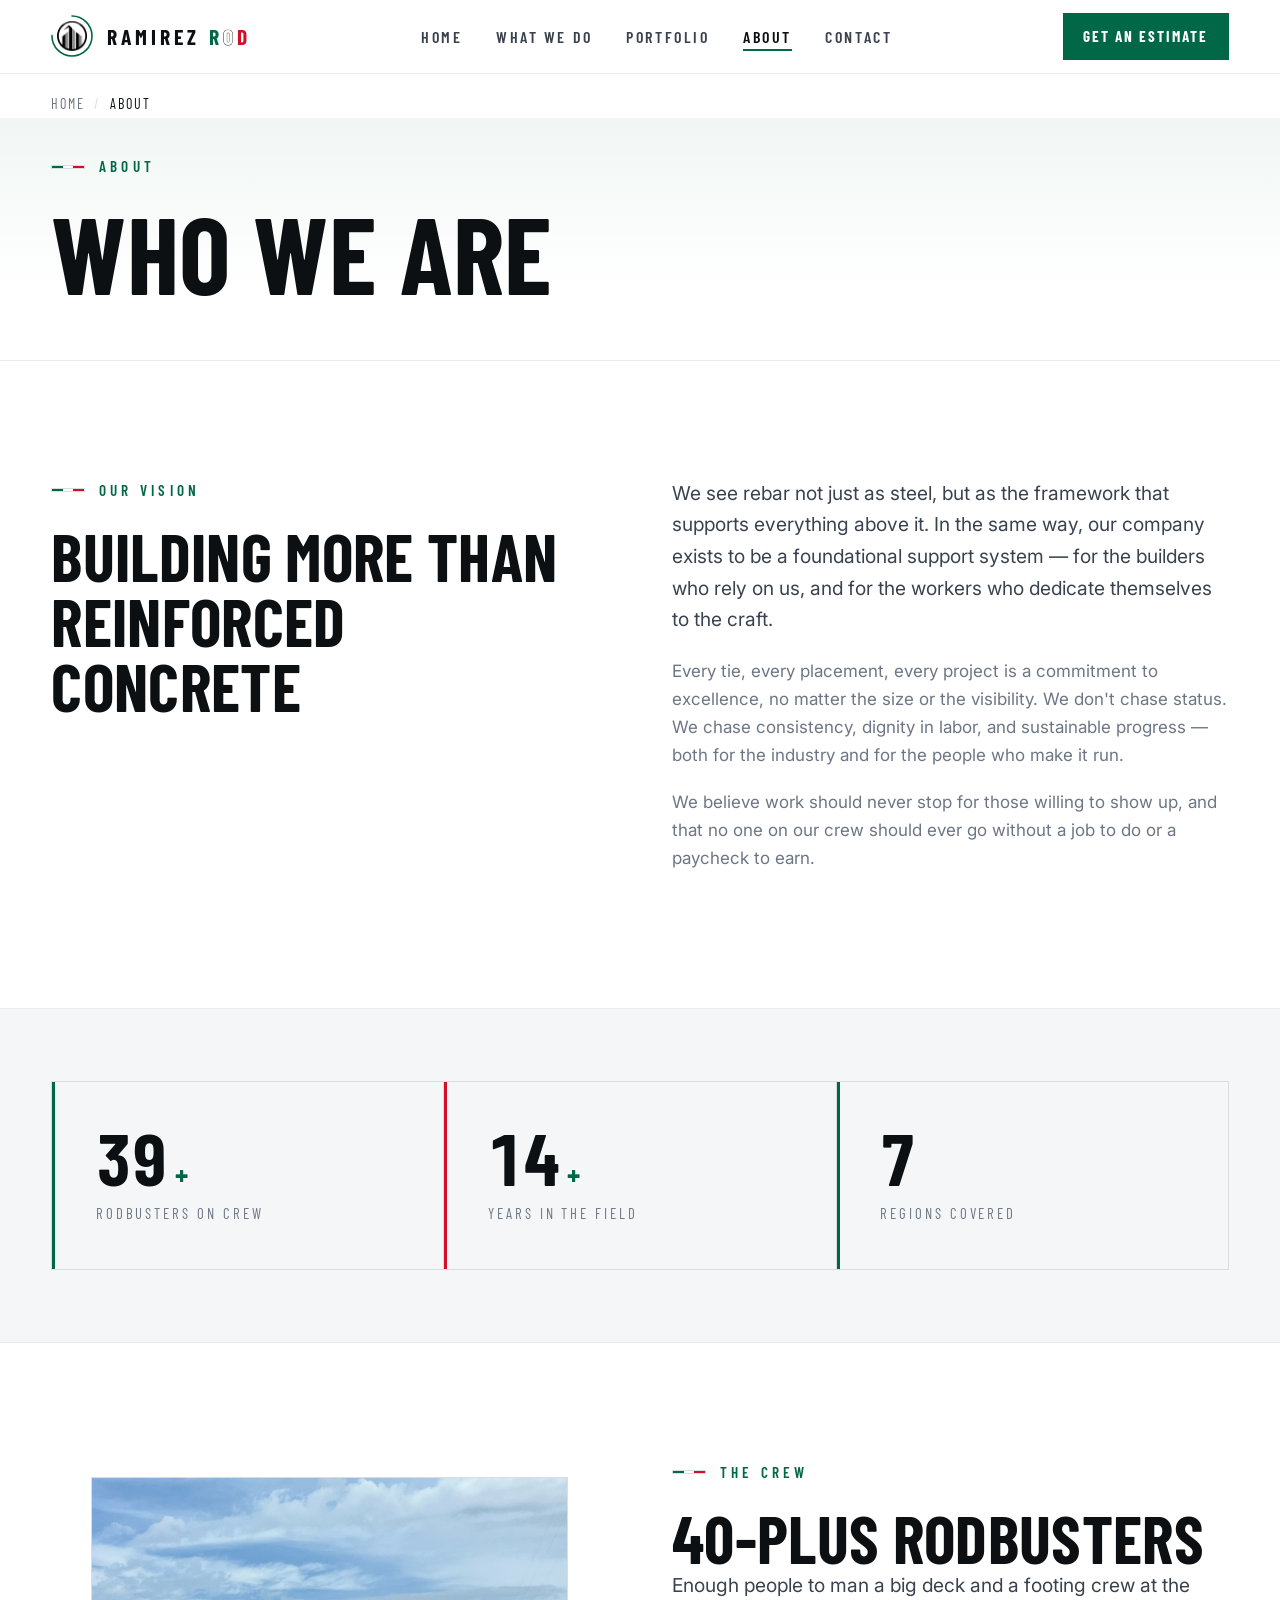
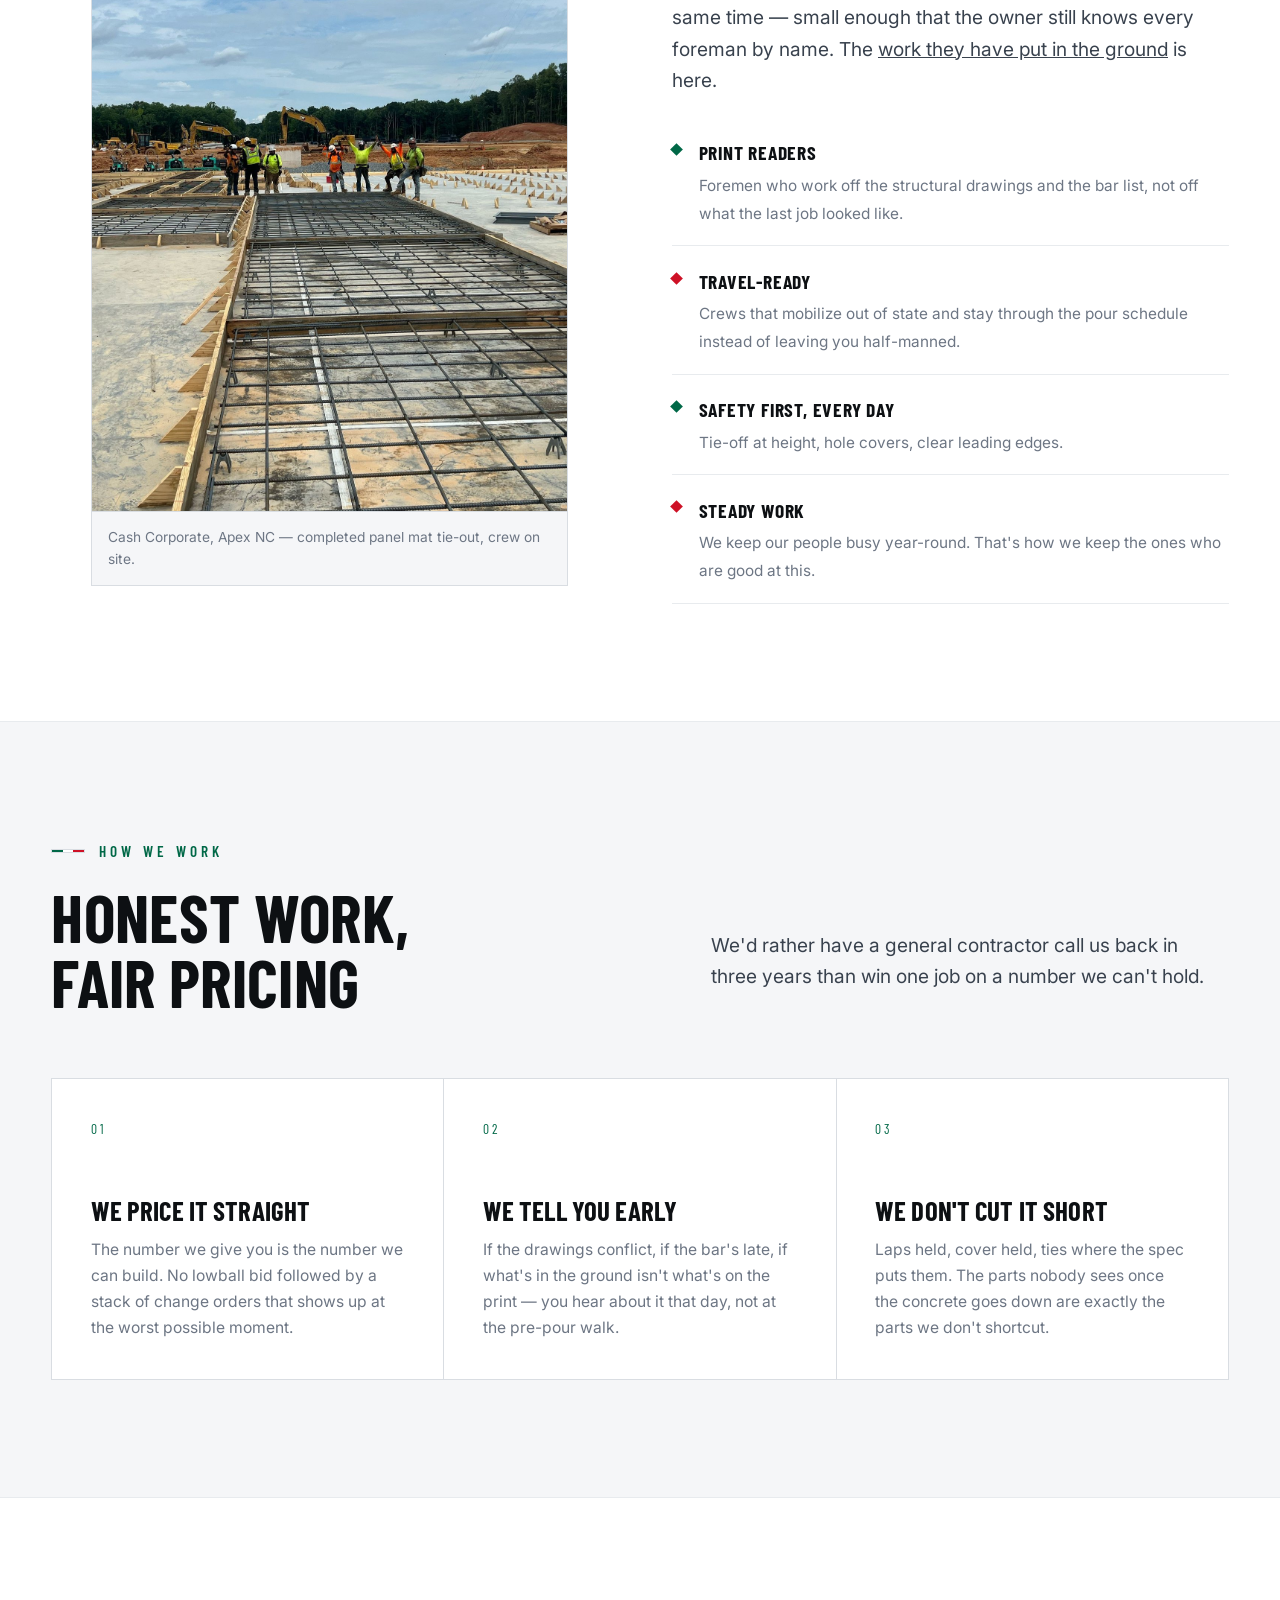
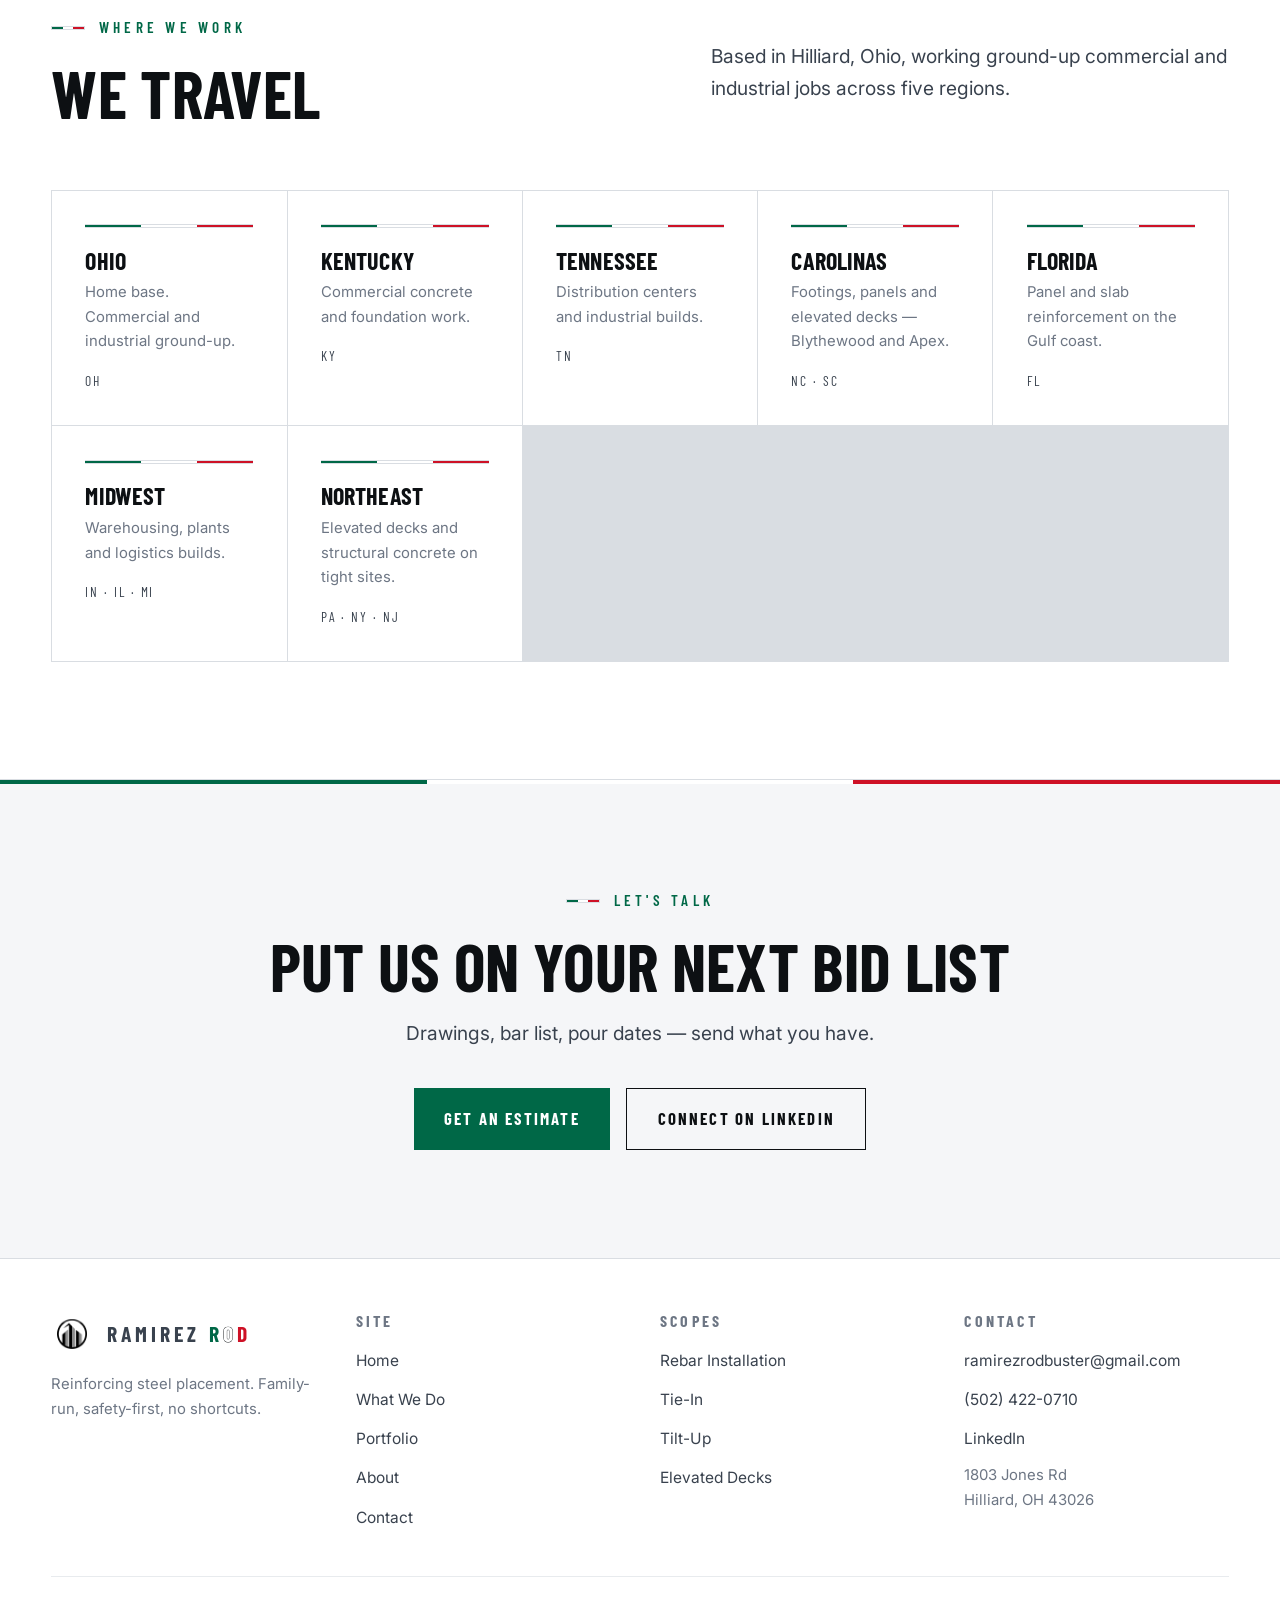
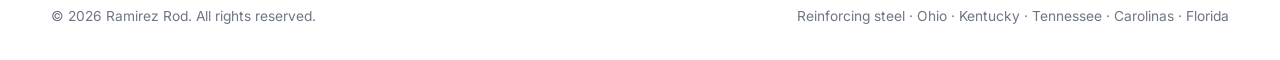
<file: about.html>
<!DOCTYPE html>
<html lang="en">
<head>
<meta charset="utf-8">
<meta name="viewport" content="width=device-width, initial-scale=1">
<title>About — Ramirez Rod</title>
<meta name="description" content="Family-run reinforcing steel contractor with a crew of 40+ rodbusters working ground-up commercial and industrial jobs across Ohio, Kentucky, Tennessee, the Carolinas and Florida.">
<link rel="canonical" href="https://www.ramirezrodbuster.com/about.html">
<meta property="og:type" content="website">
<meta property="og:site_name" content="Ramirez Rod">
<meta property="og:url" content="https://www.ramirezrodbuster.com/about.html">
<meta property="og:title" content="About — Ramirez Rod">
<meta property="og:description" content="Family-run reinforcing steel contractor with a crew of 40+ rodbusters working ground-up commercial and industrial jobs across Ohio, Kentucky, Tennessee, the Carolinas and Florida.">
<meta property="og:image" content="https://www.ramirezrodbuster.com/assets/img/og-image.jpg">
<meta property="og:image:width" content="1200">
<meta property="og:image:height" content="630">
<meta name="twitter:card" content="summary_large_image">
<meta name="twitter:title" content="About — Ramirez Rod">
<meta name="twitter:description" content="Family-run reinforcing steel contractor with a crew of 40+ rodbusters working ground-up commercial and industrial jobs across Ohio, Kentucky, Tennessee, the Carolinas and Florida.">
<meta name="twitter:image" content="https://www.ramirezrodbuster.com/assets/img/og-image.jpg">
<meta name="theme-color" content="#006847">
<script type="application/ld+json">
{
  "@context": "https://schema.org",
  "@type": "BreadcrumbList",
  "itemListElement": [
    {
      "@type": "ListItem",
      "position": 1,
      "name": "Home",
      "item": "https://www.ramirezrodbuster.com/"
    },
    {
      "@type": "ListItem",
      "position": 2,
      "name": "About",
      "item": "https://www.ramirezrodbuster.com/about.html"
    }
  ]
}
</script>
<link rel="icon" href="assets/img/favicon.png" type="image/png">
<link rel="preconnect" href="https://fonts.googleapis.com">
<link rel="preconnect" href="https://fonts.gstatic.com" crossorigin>
<link href="https://fonts.googleapis.com/css2?family=Barlow+Condensed:wght@500;600;700&family=Inter:wght@400;500;600&display=swap" rel="stylesheet">
<link rel="stylesheet" href="assets/css/main.css?v=8">
</head>
<body>

<header class="nav">
  <div class="nav__inner">
    <a class="brand" href="index.html" aria-label="Ramirez Rod — home">
      <span class="brand__mark">
        <svg class="brand__ring" viewBox="0 0 42 42" aria-hidden="true"><circle cx="21" cy="21" r="20"/></svg>
        <img src="assets/img/mark-dark.png" alt="">
      </span>
      <span class="brand__word"><span>R</span><span>A</span><span>M</span><span>I</span><span>R</span><span>E</span><span>Z</span><span>&nbsp;</span><span class="mx-g">R</span><span class="mx-w">O</span><span class="mx-r">D</span></span>
    </a>
    <nav>
      <ul class="nav__links">
        <li><a href="index.html">Home</a></li>
        <li><a href="services.html">What We Do</a></li>
        <li><a href="portfolio.html">Portfolio</a></li>
        <li><a href="about.html" aria-current="page">About</a></li>
        <li><a href="contact.html">Contact</a></li>
      </ul>
    </nav>
    <a class="btn nav__cta" href="contact.html#estimate"><span>Get an Estimate</span></a>
    <button class="nav__burger" aria-label="Menu" aria-expanded="false"><i></i></button>
  </div>
</header>

<main>

<nav class="crumbs" aria-label="Breadcrumb">
  <div class="shell">
    <ol>
      <li><a href="index.html">Home</a></li>
      <li aria-current="page">About</li>
    </ol>
  </div>
</nav>

<section class="page-head">
  <div class="shell page-head__inner">
    <p class="eyebrow" data-reveal>About</p>
    <h1 data-reveal style="--d:80ms">Who&nbsp;we&nbsp;are</h1>
  </div>
</section>

<!-- ------------------------------------------------------------ vision -->
<section class="section">
  <div class="shell split">
    <div>
      <p class="eyebrow" data-reveal>Our vision</p>
      <h2 data-reveal style="--d:60ms">Building more than reinforced concrete</h2>
    </div>
    <div data-reveal style="--d:120ms">
      <p class="lede">
        We see rebar not just as steel, but as the framework that supports
        everything above it. In the same way, our company exists to be a
        foundational support system — for the builders who rely on us, and for
        the workers who dedicate themselves to the craft.
      </p>
      <p class="muted">
        Every tie, every placement, every project is a commitment to excellence,
        no matter the size or the visibility. We don't chase status. We chase
        consistency, dignity in labor, and sustainable progress — both for the
        industry and for the people who make it run.
      </p>
      <p class="muted">
        We believe work should never stop for those willing to show up, and that
        no one on our crew should ever go without a job to do or a paycheck to
        earn.
      </p>
    </div>
  </div>
</section>

<!-- ------------------------------------------------------------- stats -->
<section class="section section--tight section--panel">
  <div class="shell">
    <div class="stats">
      <!-- EDIT: crew size -->
      <div class="stat">
        <div class="stat__n"><span data-count="40">0</span><small>+</small></div>
        <div class="stat__l">Rodbusters on crew</div>
      </div>
      <!-- EDIT: years of experience — placeholder, set to your real number -->
      <div class="stat">
        <div class="stat__n"><span data-count="15">0</span><small>+</small></div>
        <div class="stat__l">Years in the field</div>
      </div>
      <div class="stat">
        <div class="stat__n"><span data-count="7">0</span></div>
        <div class="stat__l">Regions covered</div>
      </div>
    </div>
  </div>
</section>

<!-- -------------------------------------------------------------- crew -->
<section class="section">
  <div class="shell split">
    <figure class="figure" data-reveal>
      <img src="assets/img/projects/cash-panel-tieout.jpg" alt="Ramirez Rod crew on site at a completed tilt-up panel mat tie-out, Cash Corporate, Apex NC" loading="lazy">
      <figcaption>Cash Corporate, Apex NC &#8212; completed panel mat tie-out, crew on site.</figcaption>
    </figure>
    <div>
      <p class="eyebrow" data-reveal style="--d:60ms">The crew</p>
      <h2 data-reveal style="--d:120ms">40-plus rodbusters</h2>
      <p class="lede" data-reveal style="--d:180ms">
        Enough people to man a big deck and a footing crew at the same time —
        small enough that the owner still knows every foreman by name. The <a href="portfolio.html">work they have put in the ground</a> is here.
      </p>
      <ul class="rule-list" data-reveal style="--d:240ms">
        <li><div><strong>Print readers</strong><span>Foremen who work off the structural drawings and the bar list, not off what the last job looked like.</span></div></li>
        <li><div><strong>Travel-ready</strong><span>Crews that mobilize out of state and stay through the pour schedule instead of leaving you half-manned.</span></div></li>
        <li><div><strong>Safety first, every day</strong><span>Tie-off at height, hole covers, clear leading edges.</span></div></li>
        <li><div><strong>Steady work</strong><span>We keep our people busy year-round. That's how we keep the ones who are good at this.</span></div></li>
      </ul>
    </div>
  </div>
</section>

<!-- ------------------------------------------------------------ values -->
<section class="section section--panel">
  <div class="shell">
    <div class="section__head">
      <div>
        <p class="eyebrow" data-reveal>How we work</p>
        <h2 data-reveal style="--d:80ms">Honest work,<br>fair pricing</h2>
      </div>
      <p class="lede" data-reveal style="--d:160ms">
        We'd rather have a general contractor call us back in three years than win
        one job on a number we can't hold.
      </p>
    </div>

    <div class="svc svc--3">
      <article class="svc__item" data-reveal>
        <div class="svc__num">01</div>
        <h3>We price it straight</h3>
        <p>The number we give you is the number we can build. No lowball bid followed by a stack of change orders that shows up at the worst possible moment.</p>
      </article>
      <article class="svc__item" data-reveal style="--d:80ms">
        <div class="svc__num">02</div>
        <h3>We tell you early</h3>
        <p>If the drawings conflict, if the bar's late, if what's in the ground isn't what's on the print — you hear about it that day, not at the pre-pour walk.</p>
      </article>
      <article class="svc__item" data-reveal style="--d:160ms">
        <div class="svc__num">03</div>
        <h3>We don't cut it short</h3>
        <p>Laps held, cover held, ties where the spec puts them. The parts nobody sees once the concrete goes down are exactly the parts we don't shortcut.</p>
      </article>
    </div>
  </div>
</section>

<!-- ---------------------------------------------------------- coverage -->
<section class="section">
  <div class="shell">
    <div class="section__head">
      <div>
        <p class="eyebrow" data-reveal>Where we work</p>
        <h2 data-reveal style="--d:80ms">We travel</h2>
      </div>
      <p class="lede" data-reveal style="--d:160ms">
        Based in Hilliard, Ohio, working ground-up commercial and
        industrial jobs across five regions.
      </p>
    </div>
    <div class="cover__grid">
      <div class="region"><div class="region__bar"><i></i></div><h3>Ohio</h3><p>Home base. Commercial and industrial ground-up.</p><div class="region__states">OH</div></div>
      <div class="region" style="--d:80ms"><div class="region__bar"><i></i></div><h3>Kentucky</h3><p>Commercial concrete and foundation work.</p><div class="region__states">KY</div></div>
      <div class="region" style="--d:160ms"><div class="region__bar"><i></i></div><h3>Tennessee</h3><p>Distribution centers and industrial builds.</p><div class="region__states">TN</div></div>
      <div class="region" style="--d:240ms"><div class="region__bar"><i></i></div><h3>Carolinas</h3><p>Footings, panels and elevated decks &#8212; Blythewood and Apex.</p><div class="region__states">NC &middot; SC</div></div>
      <div class="region" style="--d:320ms"><div class="region__bar"><i></i></div><h3>Florida</h3><p>Panel and slab reinforcement on the Gulf coast.</p><div class="region__states">FL</div></div>
      <div class="region" style="--d:400ms"><div class="region__bar"><i></i></div><h3>Midwest</h3><p>Warehousing, plants and logistics builds.</p><div class="region__states">IN &middot; IL &middot; MI</div></div>
      <div class="region" style="--d:480ms"><div class="region__bar"><i></i></div><h3>Northeast</h3><p>Elevated decks and structural concrete on tight sites.</p><div class="region__states">PA &middot; NY &middot; NJ</div></div>
    </div>
  </div>
</section>

<section class="cta">
  <div class="shell cta__inner">
    <p class="eyebrow" style="justify-content:center" data-reveal>Let's talk</p>
    <h2 data-reveal style="--d:80ms">Put us on your next bid list</h2>
    <p class="lede" data-reveal style="--d:160ms">Drawings, bar list, pour dates — send what you have.</p>
    <div class="cta__actions" data-reveal style="--d:240ms">
      <a class="btn" href="contact.html#estimate"><span>Get an Estimate</span></a>
      <a class="btn btn--ghost" href="https://www.linkedin.com/company/ramirez-rod-buster" target="_blank" rel="noopener"><span>Connect on LinkedIn</span></a>
    </div>
  </div>
</section>

</main>


<!-- sticky action bar, phones only -->
<div class="mobile-cta" role="region" aria-label="Quick contact">
  <a href="tel:+15024220710" data-track="call" data-loc="sticky">
    <svg viewBox="0 0 24 24" aria-hidden="true"><path d="M6.6 10.8a15.1 15.1 0 0 0 6.6 6.6l2.2-2.2c.3-.3.7-.4 1-.2 1.2.4 2.4.6 3.6.6.6 0 1 .4 1 1V20c0 .6-.4 1-1 1A17 17 0 0 1 3 4c0-.6.4-1 1-1h3.5c.6 0 1 .4 1 1 0 1.3.2 2.5.6 3.6.1.4 0 .8-.2 1l-2.3 2.2z"/></svg>
    Call
  </a>
  <a class="mobile-cta__primary" href="contact.html#estimate" data-track="cta_estimate" data-loc="sticky">
    Get an Estimate
  </a>
</div>

<footer class="footer">
  <div class="shell">
    <div class="footer__grid">
      <div>
        <a class="brand" href="index.html" style="margin-bottom:1.1rem">
          <span class="brand__mark"><img src="assets/img/mark-dark.png" alt=""></span>
          <span class="brand__word"><span>R</span><span>A</span><span>M</span><span>I</span><span>R</span><span>E</span><span>Z</span><span>&nbsp;</span><span class="mx-g">R</span><span class="mx-w">O</span><span class="mx-r">D</span></span>
        </a>
        <p class="muted" style="font-size:.93rem;max-width:34ch">Reinforcing steel placement. Family-run, safety-first, no shortcuts.</p>
      </div>
      <div>
        <h4>Site</h4>
        <ul>
          <li><a href="index.html">Home</a></li>
          <li><a href="services.html">What We Do</a></li>
          <li><a href="portfolio.html">Portfolio</a></li>
          <li><a href="about.html">About</a></li>
          <li><a href="contact.html">Contact</a></li>
        </ul>
      </div>
      <div>
        <h4>Scopes</h4>
        <ul>
          <li><a href="services.html#rebar">Rebar Installation</a></li>
          <li><a href="services.html#tiein">Tie-In</a></li>
          <li><a href="services.html#tiltup">Tilt-Up</a></li>
          <li><a href="services.html#decks">Elevated Decks</a></li>
        </ul>
      </div>
      <div>
        <h4>Contact</h4>
        <ul>
          <li><a href="mailto:ramirezrodbuster@gmail.com">ramirezrodbuster@gmail.com</a></li>
          <li><a href="tel:+15024220710">(502) 422-0710</a></li>
          <li><a href="https://www.linkedin.com/company/ramirez-rod-buster" target="_blank" rel="noopener">LinkedIn</a></li>
          <li class="muted" style="font-size:.93rem">1803 Jones Rd<br>Hilliard, OH 43026</li>
        </ul>
      </div>
    </div>
    <div class="footer__bottom">
      <span>© <span id="yr">2026</span> Ramirez Rod. All rights reserved.</span>
      <span>Reinforcing steel · Ohio · Kentucky · Tennessee · Carolinas · Florida</span>
    </div>
  </div>
</footer>

<script>document.getElementById('yr').textContent = new Date().getFullYear();</script>
<script src="assets/js/main.js?v=8"></script>
<script src="assets/js/analytics.js?v=8"></script>
</body>
</html>
</file>
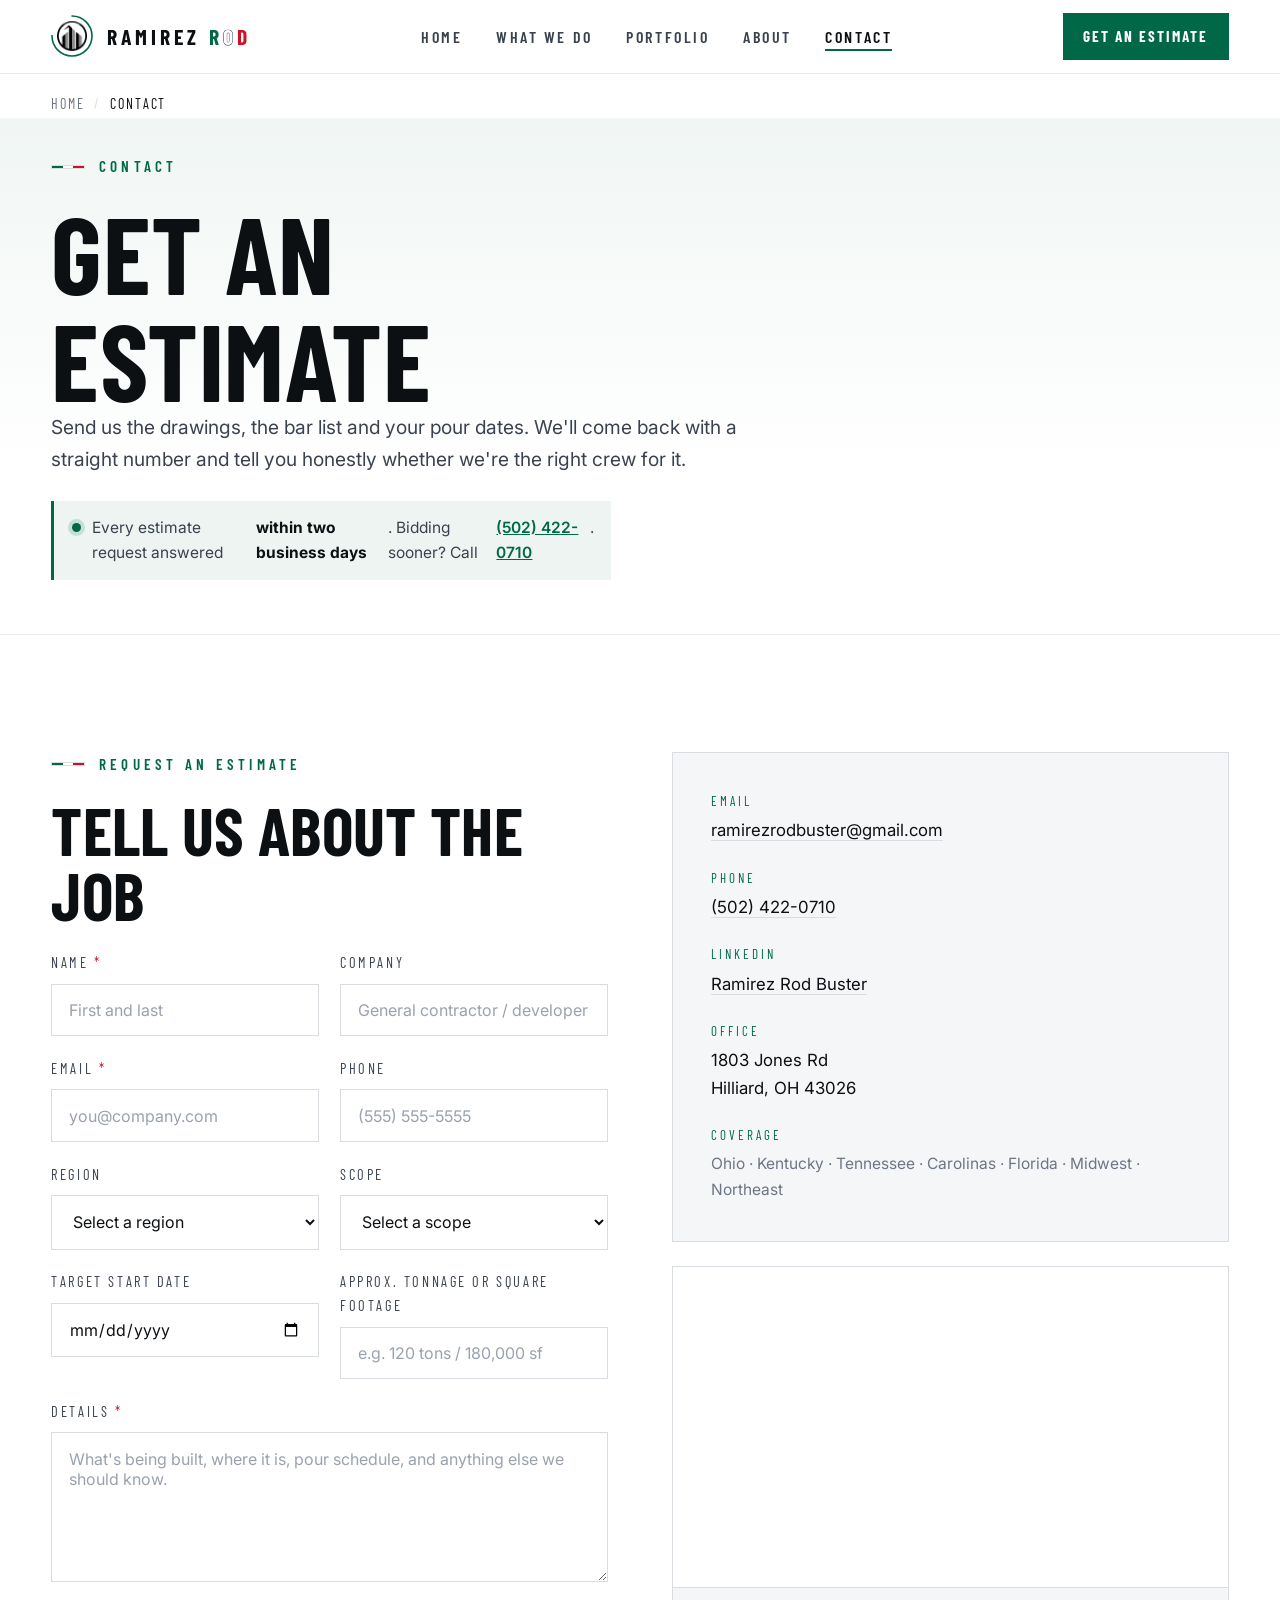
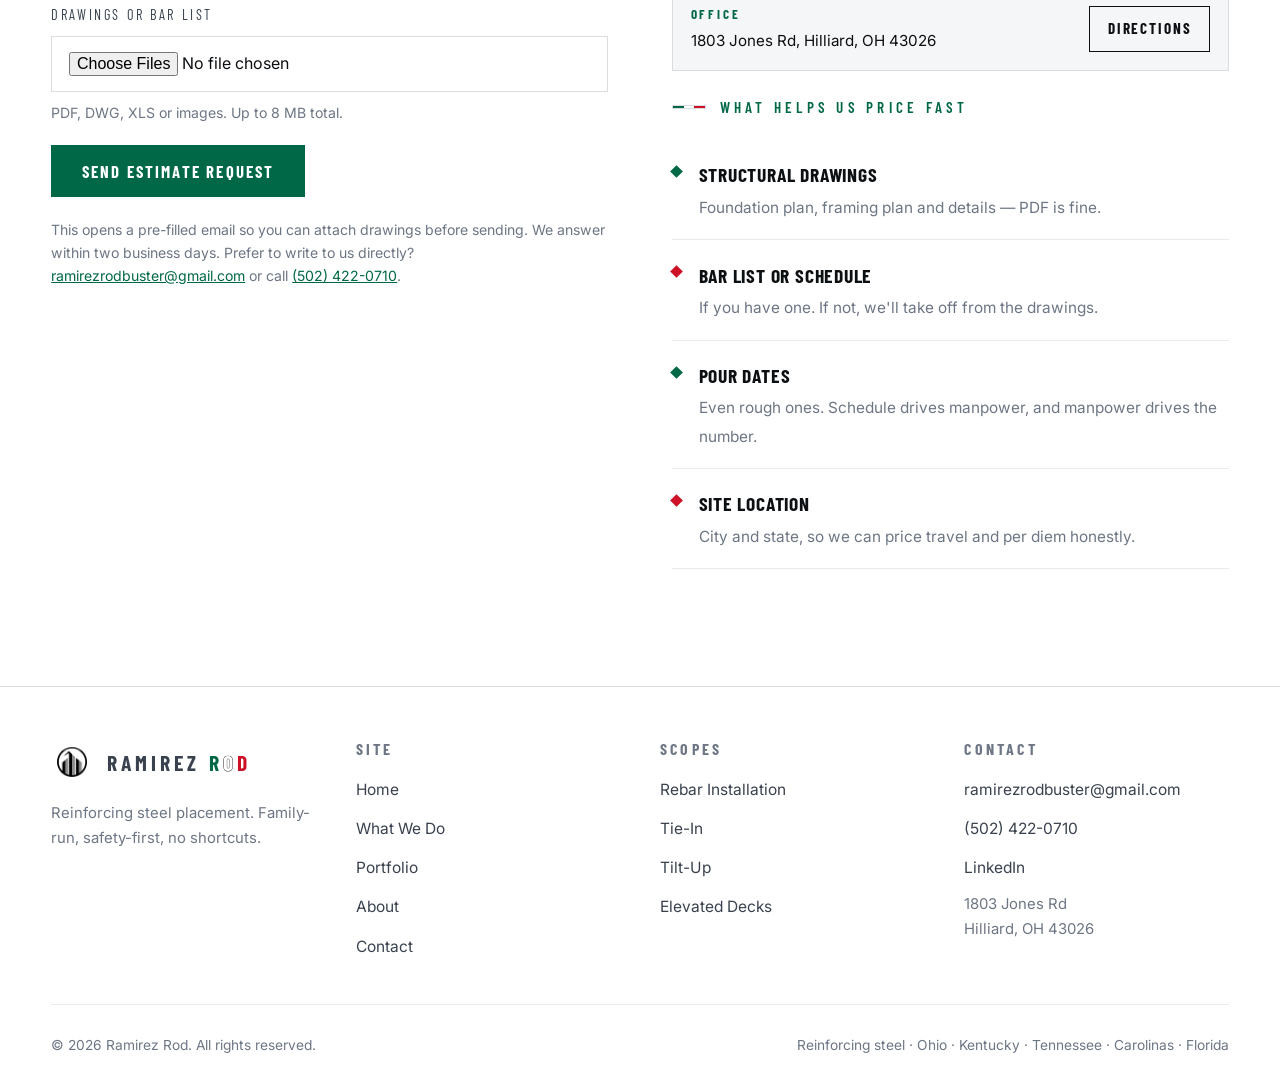
<file: contact.html>
<!DOCTYPE html>
<html lang="en">
<head>
<meta charset="utf-8">
<meta name="viewport" content="width=device-width, initial-scale=1">
<title>Contact &amp; Estimates — Ramirez Rod</title>
<meta name="description" content="Get an estimate from Ramirez Rod. Send drawings, bar lists and pour dates for reinforcing steel work across Ohio, Kentucky, Tennessee, the Carolinas and Florida.">
<link rel="canonical" href="https://www.ramirezrodbuster.com/contact.html">
<meta property="og:type" content="website">
<meta property="og:site_name" content="Ramirez Rod">
<meta property="og:url" content="https://www.ramirezrodbuster.com/contact.html">
<meta property="og:title" content="Contact &amp; Estimates — Ramirez Rod">
<meta property="og:description" content="Get an estimate from Ramirez Rod. Send drawings, bar lists and pour dates for reinforcing steel work across Ohio, Kentucky, Tennessee, the Carolinas and Florida.">
<meta property="og:image" content="https://www.ramirezrodbuster.com/assets/img/og-image.jpg">
<meta property="og:image:width" content="1200">
<meta property="og:image:height" content="630">
<meta name="twitter:card" content="summary_large_image">
<meta name="twitter:title" content="Contact &amp; Estimates — Ramirez Rod">
<meta name="twitter:description" content="Get an estimate from Ramirez Rod. Send drawings, bar lists and pour dates for reinforcing steel work across Ohio, Kentucky, Tennessee, the Carolinas and Florida.">
<meta name="twitter:image" content="https://www.ramirezrodbuster.com/assets/img/og-image.jpg">
<meta name="theme-color" content="#006847">
<script type="application/ld+json">
{
  "@context": "https://schema.org",
  "@type": "BreadcrumbList",
  "itemListElement": [
    {
      "@type": "ListItem",
      "position": 1,
      "name": "Home",
      "item": "https://www.ramirezrodbuster.com/"
    },
    {
      "@type": "ListItem",
      "position": 2,
      "name": "Contact",
      "item": "https://www.ramirezrodbuster.com/contact.html"
    }
  ]
}
</script>
<link rel="icon" href="assets/img/favicon.png" type="image/png">
<link rel="preconnect" href="https://fonts.googleapis.com">
<link rel="preconnect" href="https://fonts.gstatic.com" crossorigin>
<link href="https://fonts.googleapis.com/css2?family=Barlow+Condensed:wght@500;600;700&family=Inter:wght@400;500;600&display=swap" rel="stylesheet">
<link rel="stylesheet" href="assets/css/main.css?v=8">
</head>
<body>

<header class="nav">
  <div class="nav__inner">
    <a class="brand" href="index.html" aria-label="Ramirez Rod — home">
      <span class="brand__mark">
        <svg class="brand__ring" viewBox="0 0 42 42" aria-hidden="true"><circle cx="21" cy="21" r="20"/></svg>
        <img src="assets/img/mark-dark.png" alt="">
      </span>
      <span class="brand__word"><span>R</span><span>A</span><span>M</span><span>I</span><span>R</span><span>E</span><span>Z</span><span>&nbsp;</span><span class="mx-g">R</span><span class="mx-w">O</span><span class="mx-r">D</span></span>
    </a>
    <nav>
      <ul class="nav__links">
        <li><a href="index.html">Home</a></li>
        <li><a href="services.html">What We Do</a></li>
        <li><a href="portfolio.html">Portfolio</a></li>
        <li><a href="about.html">About</a></li>
        <li><a href="contact.html" aria-current="page">Contact</a></li>
      </ul>
    </nav>
    <a class="btn nav__cta" href="#estimate"><span>Get an Estimate</span></a>
    <button class="nav__burger" aria-label="Menu" aria-expanded="false"><i></i></button>
  </div>
</header>

<main>

<nav class="crumbs" aria-label="Breadcrumb">
  <div class="shell">
    <ol>
      <li><a href="index.html">Home</a></li>
      <li aria-current="page">Contact</li>
    </ol>
  </div>
</nav>

<section class="page-head">
  <div class="shell page-head__inner">
    <p class="eyebrow" data-reveal>Contact</p>
    <h1 data-reveal style="--d:80ms">Get an<br>estimate</h1>
    <p class="lede" data-reveal style="--d:160ms">
      Send us the drawings, the bar list and your pour dates. We'll come back with
      a straight number and tell you honestly whether we're the right crew for it.
    </p>
    <p class="promise" data-reveal style="--d:200ms">
      <span class="promise__dot" aria-hidden="true"></span>
      Every estimate request answered <strong>within two business days</strong>.
      Bidding sooner? Call <a href="tel:+15024220710" data-track="call" data-loc="contact-head">(502)&nbsp;422-0710</a>.
    </p>
  </div>
</section>

<section class="section" id="estimate">
  <div class="shell split">

    <!-- ------------------------------------------------------ the form -->
    <div data-reveal>
      <p class="eyebrow">Request an estimate</p>
      <h2 style="margin-bottom:1.5rem">Tell us about the job</h2>

      <!-- Mail-app fallback: opens a pre-filled email so the visitor can attach
           drawings. Works on ANY host, including GitHub Pages, which cannot
           accept form POSTs at all.
           Moving to Netlify or Formspree later? See GITHUB-PAGES.md. -->
      <form class="form" data-mailto="ramirezrodbuster@gmail.com">
        <div class="field field--row">
          <div class="field">
            <label for="name">Name <span class="req">*</span></label>
            <input id="name" name="Name" type="text" required placeholder="First and last">
          </div>
          <div class="field">
            <label for="company">Company</label>
            <input id="company" name="Company" type="text" placeholder="General contractor / developer">
          </div>
        </div>

        <div class="field field--row">
          <div class="field">
            <label for="email">Email <span class="req">*</span></label>
            <input id="email" name="Email" type="email" required placeholder="you@company.com">
          </div>
          <div class="field">
            <label for="phone">Phone</label>
            <input id="phone" name="Phone" type="tel" placeholder="(555) 555-5555">
          </div>
        </div>

        <div class="field field--row">
          <div class="field">
            <label for="region">Region</label>
            <select id="region" name="Region">
              <option value="">Select a region</option>
              <option>Ohio</option>
              <option>Kentucky</option>
              <option>Tennessee</option>
              <option>Carolinas</option>
              <option>Florida</option>
              <option>Midwest</option>
              <option>Northeast</option>
              <option>Other / not listed</option>
            </select>
          </div>
          <div class="field">
            <label for="scope">Scope</label>
            <select id="scope" name="Scope">
              <option value="">Select a scope</option>
              <option>Rebar installation</option>
              <option>Tie-in</option>
              <option>Tilt-up panel reinforcing</option>
              <option>Elevated decks</option>
              <option>Foundations &amp; cages</option>
              <option>Manpower / supplemental crew</option>
              <option>Multiple / not sure yet</option>
            </select>
          </div>
        </div>

        <div class="field field--row">
          <div class="field">
            <label for="start">Target start date</label>
            <input id="start" name="Target start" type="date">
          </div>
          <div class="field">
            <label for="tonnage">Approx. tonnage or square footage</label>
            <input id="tonnage" name="Size" type="text" placeholder="e.g. 120 tons / 180,000 sf">
          </div>
        </div>

        <div class="field">
          <label for="message">Details <span class="req">*</span></label>
          <textarea id="message" name="Details" required placeholder="What's being built, where it is, pour schedule, and anything else we should know."></textarea>
        </div>

        <div class="field" hidden>
          <label for="drawings">Drawings or bar list</label>
          <input id="drawings" name="Drawings" type="file" multiple
                 accept=".pdf,.dwg,.dxf,.zip,.xls,.xlsx,.csv,.jpg,.jpeg,.png,.heic">
          <p class="form__note">PDF, DWG, XLS or images. Up to 8 MB total.</p>
        </div>

        <div>
          <button class="btn" type="submit"><span>Send Estimate Request</span></button>
        </div>

        <p class="form__note">
          This opens a pre-filled email so you can attach drawings before sending. We answer within two business days. Prefer to write to us directly?
          <a href="mailto:ramirezrodbuster@gmail.com" style="color:var(--green)">ramirezrodbuster@gmail.com</a>
          or call <a href="tel:+15024220710" style="color:var(--green)">(502)&nbsp;422-0710</a>.
        </p>
      </form>
    </div>

    <!-- --------------------------------------------------- the details -->
    <div data-reveal style="--d:120ms">
      <div class="contact-card">
        <dl>
          <div>
            <dt>Email</dt>
            <dd><a href="mailto:ramirezrodbuster@gmail.com">ramirezrodbuster@gmail.com</a></dd>
          </div>
          <div>
            <dt>Phone</dt>
            <dd><a href="tel:+15024220710">(502) 422-0710</a></dd>
          </div>
          <div>
            <dt>LinkedIn</dt>
            <dd><a href="https://www.linkedin.com/company/ramirez-rod-buster" target="_blank" rel="noopener">Ramirez Rod Buster</a></dd>
          </div>
          <div>
            <dt>Office</dt>
            <dd>1803 Jones Rd<br>Hilliard, OH 43026</dd>
          </div>
          <div>
            <dt>Coverage</dt>
            <dd class="muted" style="font-size:.97rem">Ohio · Kentucky · Tennessee · Carolinas · Florida · Midwest · Northeast</dd>
          </div>
        </dl>
      </div>
      <div class="mapcard" data-reveal style="--d:180ms">
        <iframe
          title="Map showing the Ramirez Rod office at 1803 Jones Rd, Hilliard, Ohio"
          src="https://www.google.com/maps?q=1803+Jones+Rd%2C+Hilliard%2C+OH+43026&output=embed"
          width="600" height="320" style="border:0;width:100%;height:320px;display:block"
          loading="lazy" referrerpolicy="no-referrer-when-downgrade"
          allowfullscreen></iframe>
        <div class="mapcard__foot">
          <div>
            <strong>Office</strong>
            <span>1803 Jones Rd, Hilliard, OH 43026</span>
          </div>
          <a class="btn btn--ghost" style="padding:.6rem 1.1rem;font-size:.9rem"
             href="https://www.google.com/maps/dir/?api=1&amp;destination=1803+Jones+Rd%2C+Hilliard%2C+OH+43026"
             target="_blank" rel="noopener" data-track="directions" data-loc="contact">
            <span>Directions</span>
          </a>
        </div>
      </div>

      <div style="margin-top:1.5rem">
        <p class="eyebrow">What helps us price fast</p>
        <ul class="rule-list">
          <li><div><strong>Structural drawings</strong><span>Foundation plan, framing plan and details — PDF is fine.</span></div></li>
          <li><div><strong>Bar list or schedule</strong><span>If you have one. If not, we'll take off from the drawings.</span></div></li>
          <li><div><strong>Pour dates</strong><span>Even rough ones. Schedule drives manpower, and manpower drives the number.</span></div></li>
          <li><div><strong>Site location</strong><span>City and state, so we can price travel and per diem honestly.</span></div></li>
        </ul>
      </div>
    </div>

  </div>
</section>

</main>


<!-- sticky action bar, phones only -->
<div class="mobile-cta" role="region" aria-label="Quick contact">
  <a href="tel:+15024220710" data-track="call" data-loc="sticky">
    <svg viewBox="0 0 24 24" aria-hidden="true"><path d="M6.6 10.8a15.1 15.1 0 0 0 6.6 6.6l2.2-2.2c.3-.3.7-.4 1-.2 1.2.4 2.4.6 3.6.6.6 0 1 .4 1 1V20c0 .6-.4 1-1 1A17 17 0 0 1 3 4c0-.6.4-1 1-1h3.5c.6 0 1 .4 1 1 0 1.3.2 2.5.6 3.6.1.4 0 .8-.2 1l-2.3 2.2z"/></svg>
    Call
  </a>
  <a class="mobile-cta__primary" href="#estimate" data-track="cta_estimate" data-loc="sticky">
    Get an Estimate
  </a>
</div>

<footer class="footer">
  <div class="shell">
    <div class="footer__grid">
      <div>
        <a class="brand" href="index.html" style="margin-bottom:1.1rem">
          <span class="brand__mark"><img src="assets/img/mark-dark.png" alt=""></span>
          <span class="brand__word"><span>R</span><span>A</span><span>M</span><span>I</span><span>R</span><span>E</span><span>Z</span><span>&nbsp;</span><span class="mx-g">R</span><span class="mx-w">O</span><span class="mx-r">D</span></span>
        </a>
        <p class="muted" style="font-size:.93rem;max-width:34ch">Reinforcing steel placement. Family-run, safety-first, no shortcuts.</p>
      </div>
      <div>
        <h4>Site</h4>
        <ul>
          <li><a href="index.html">Home</a></li>
          <li><a href="services.html">What We Do</a></li>
          <li><a href="portfolio.html">Portfolio</a></li>
          <li><a href="about.html">About</a></li>
          <li><a href="contact.html">Contact</a></li>
        </ul>
      </div>
      <div>
        <h4>Scopes</h4>
        <ul>
          <li><a href="services.html#rebar">Rebar Installation</a></li>
          <li><a href="services.html#tiein">Tie-In</a></li>
          <li><a href="services.html#tiltup">Tilt-Up</a></li>
          <li><a href="services.html#decks">Elevated Decks</a></li>
        </ul>
      </div>
      <div>
        <h4>Contact</h4>
        <ul>
          <li><a href="mailto:ramirezrodbuster@gmail.com">ramirezrodbuster@gmail.com</a></li>
          <li><a href="tel:+15024220710">(502) 422-0710</a></li>
          <li><a href="https://www.linkedin.com/company/ramirez-rod-buster" target="_blank" rel="noopener">LinkedIn</a></li>
          <li class="muted" style="font-size:.93rem">1803 Jones Rd<br>Hilliard, OH 43026</li>
        </ul>
      </div>
    </div>
    <div class="footer__bottom">
      <span>© <span id="yr">2026</span> Ramirez Rod. All rights reserved.</span>
      <span>Reinforcing steel · Ohio · Kentucky · Tennessee · Carolinas · Florida</span>
    </div>
  </div>
</footer>

<script>document.getElementById('yr').textContent = new Date().getFullYear();</script>
<script src="assets/js/main.js?v=8"></script>
<script src="assets/js/analytics.js?v=8"></script>
</body>
</html>
</file>
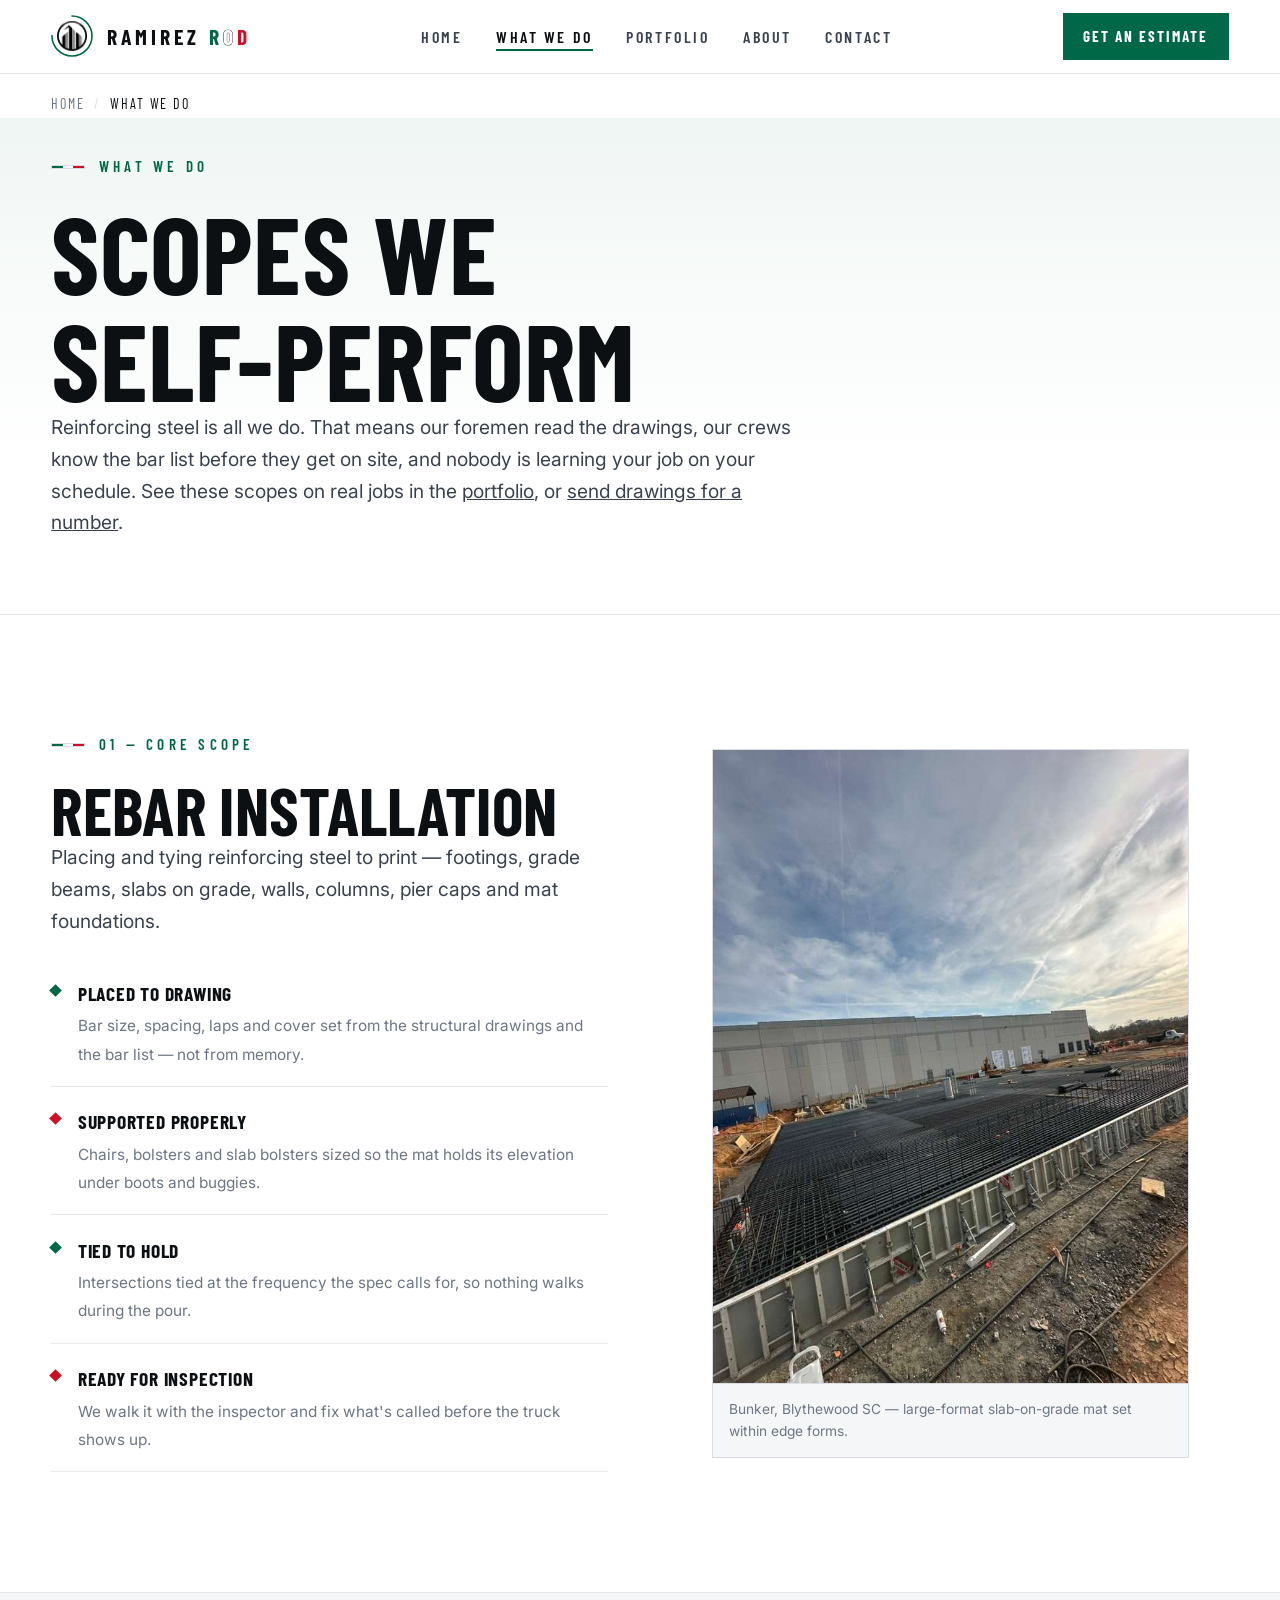
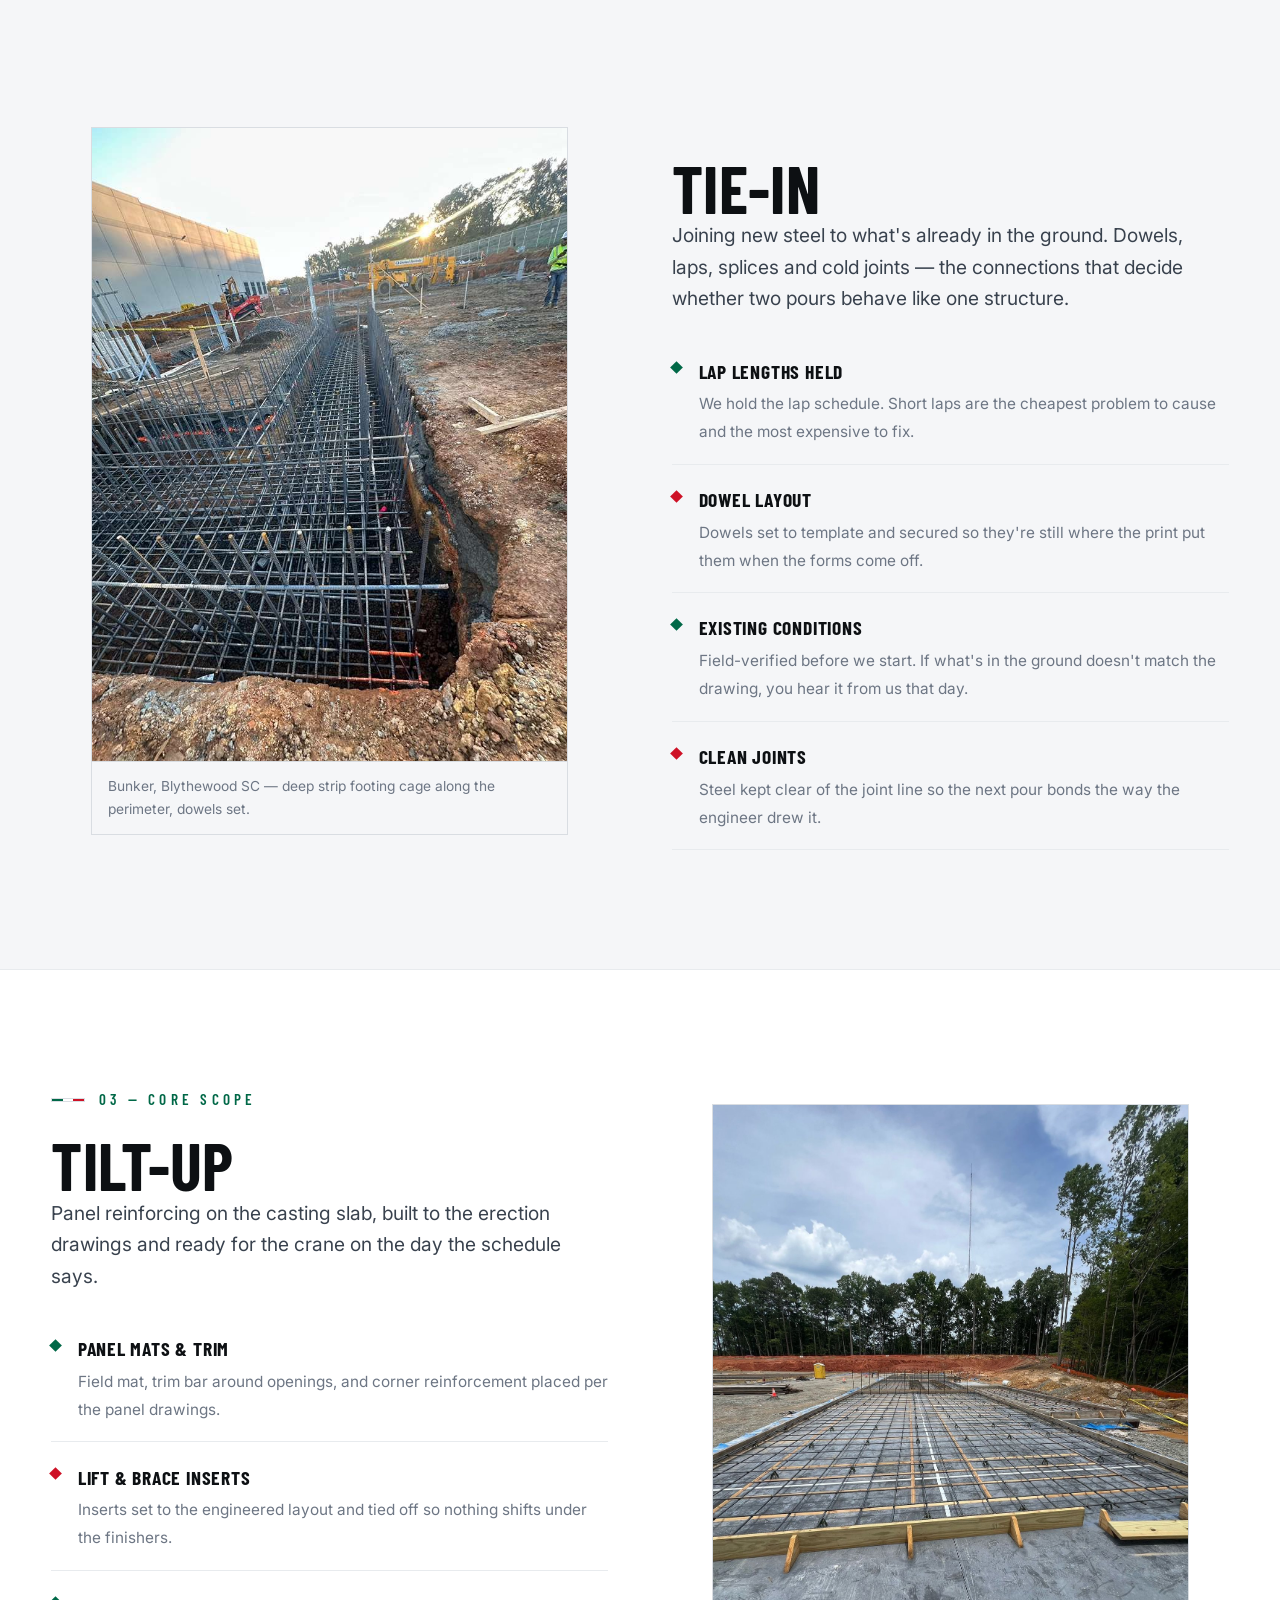
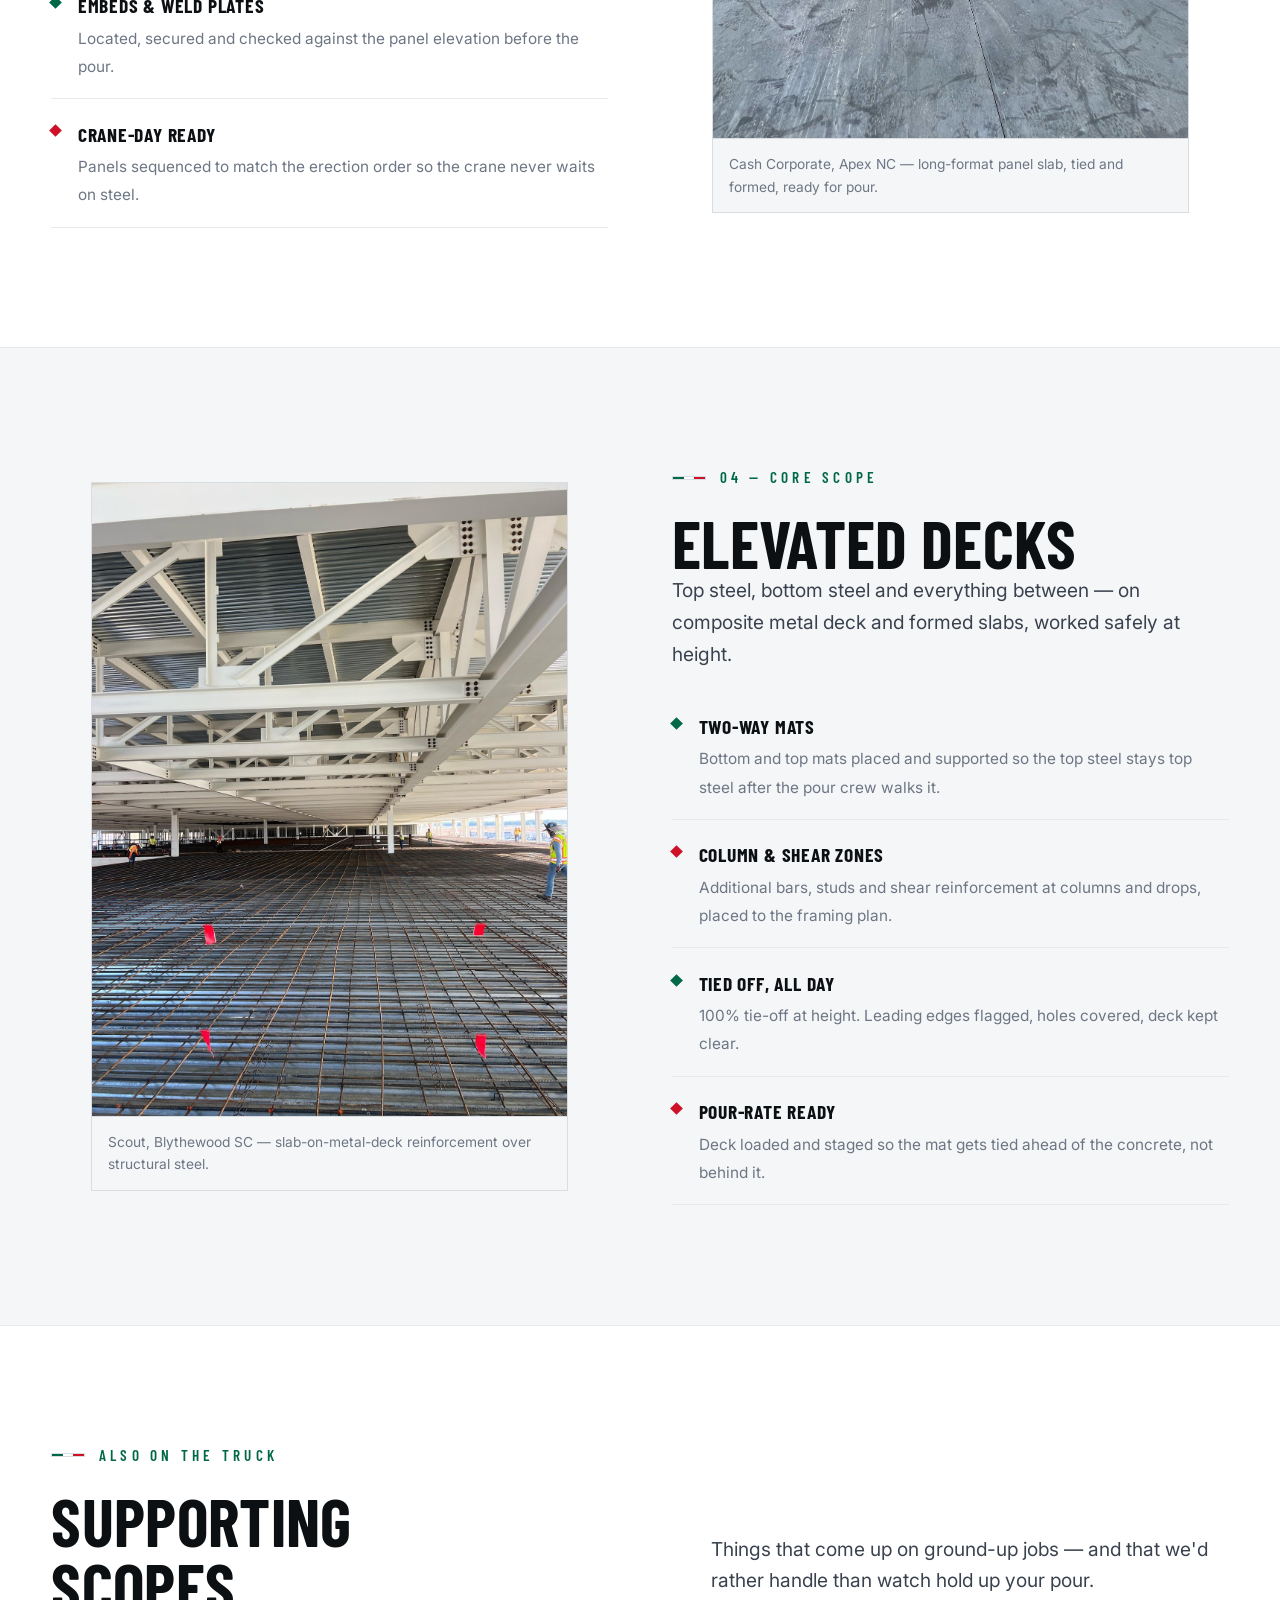
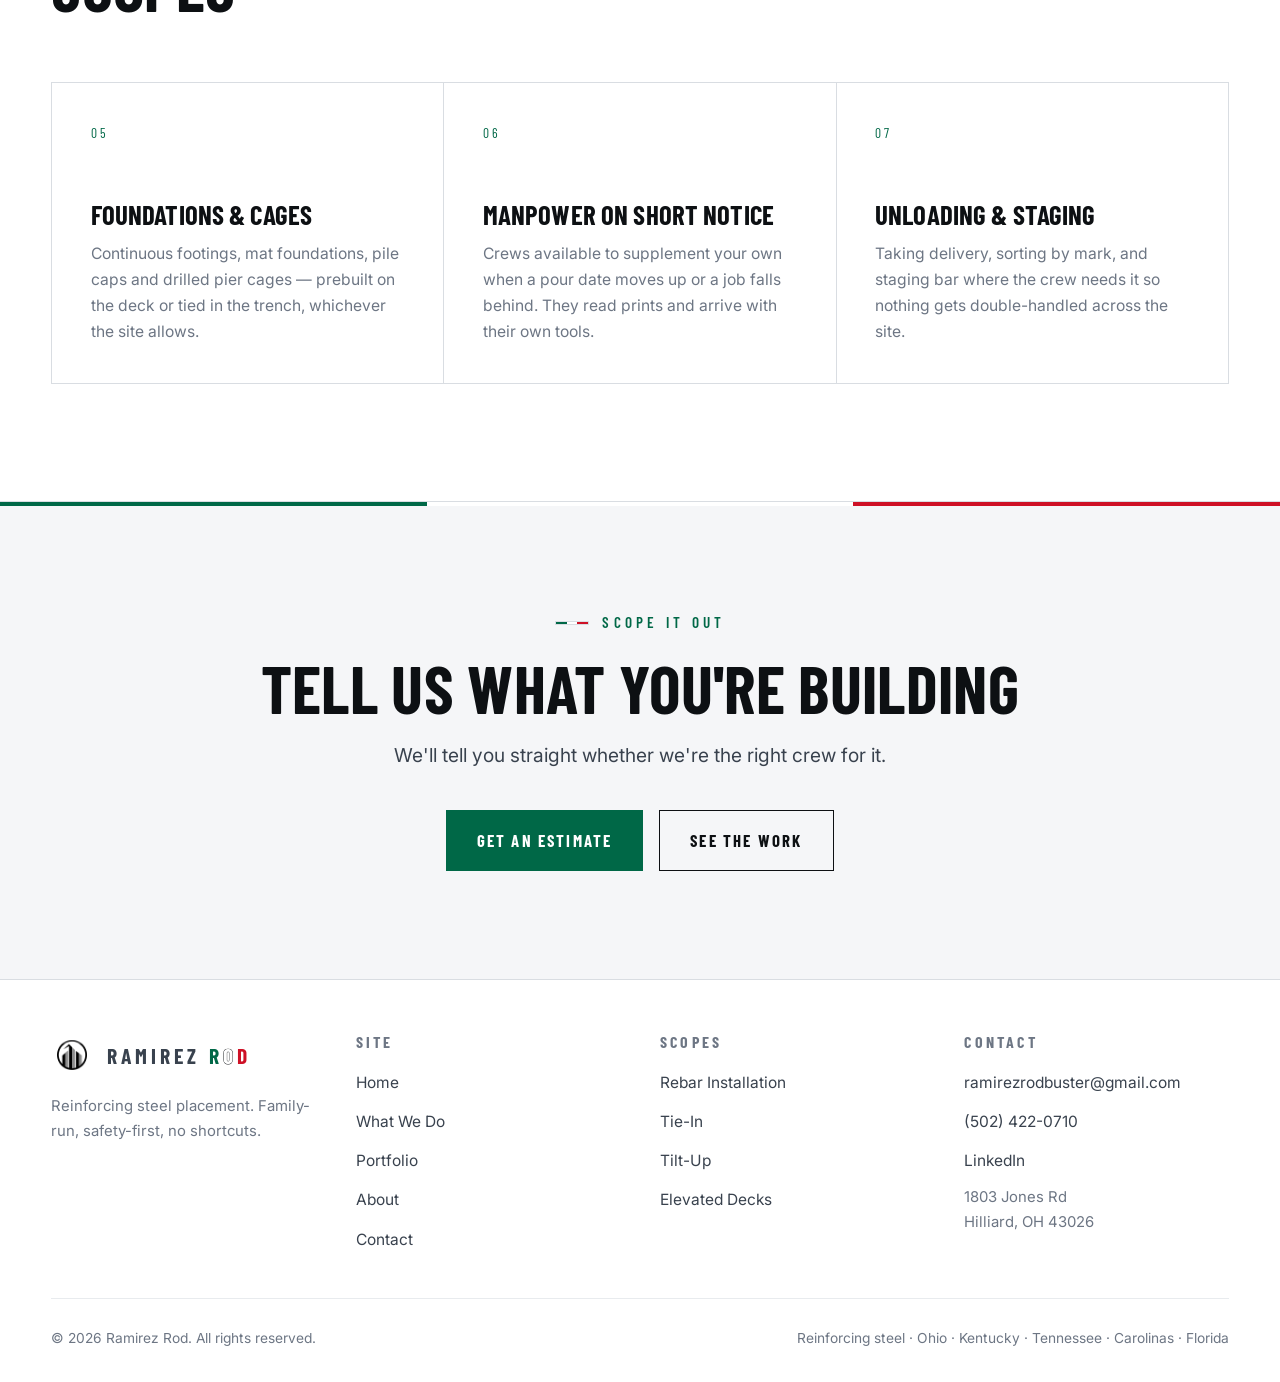
<file: services.html>
<!DOCTYPE html>
<html lang="en">
<head>
<meta charset="utf-8">
<meta name="viewport" content="width=device-width, initial-scale=1">
<title>What We Do — Ramirez Rod</title>
<meta name="description" content="Rebar installation, tie-in, tilt-up panel reinforcing, elevated decks, foundations and cages — self-performed by Ramirez Rod.">
<link rel="canonical" href="https://www.ramirezrodbuster.com/services.html">
<meta property="og:type" content="website">
<meta property="og:site_name" content="Ramirez Rod">
<meta property="og:url" content="https://www.ramirezrodbuster.com/services.html">
<meta property="og:title" content="What We Do — Ramirez Rod">
<meta property="og:description" content="Rebar installation, tie-in, tilt-up panel reinforcing, elevated decks, foundations and cages — self-performed by Ramirez Rod.">
<meta property="og:image" content="https://www.ramirezrodbuster.com/assets/img/og-image.jpg">
<meta property="og:image:width" content="1200">
<meta property="og:image:height" content="630">
<meta name="twitter:card" content="summary_large_image">
<meta name="twitter:title" content="What We Do — Ramirez Rod">
<meta name="twitter:description" content="Rebar installation, tie-in, tilt-up panel reinforcing, elevated decks, foundations and cages — self-performed by Ramirez Rod.">
<meta name="twitter:image" content="https://www.ramirezrodbuster.com/assets/img/og-image.jpg">
<meta name="theme-color" content="#006847">
<script type="application/ld+json">
{
  "@context": "https://schema.org",
  "@type": "BreadcrumbList",
  "itemListElement": [
    {
      "@type": "ListItem",
      "position": 1,
      "name": "Home",
      "item": "https://www.ramirezrodbuster.com/"
    },
    {
      "@type": "ListItem",
      "position": 2,
      "name": "What We Do",
      "item": "https://www.ramirezrodbuster.com/services.html"
    }
  ]
}
</script>
<link rel="icon" href="assets/img/favicon.png" type="image/png">
<link rel="preconnect" href="https://fonts.googleapis.com">
<link rel="preconnect" href="https://fonts.gstatic.com" crossorigin>
<link href="https://fonts.googleapis.com/css2?family=Barlow+Condensed:wght@500;600;700&family=Inter:wght@400;500;600&display=swap" rel="stylesheet">
<link rel="stylesheet" href="assets/css/main.css?v=8">
</head>
<body>

<header class="nav">
  <div class="nav__inner">
    <a class="brand" href="index.html" aria-label="Ramirez Rod — home">
      <span class="brand__mark">
        <svg class="brand__ring" viewBox="0 0 42 42" aria-hidden="true"><circle cx="21" cy="21" r="20"/></svg>
        <img src="assets/img/mark-dark.png" alt="">
      </span>
      <span class="brand__word"><span>R</span><span>A</span><span>M</span><span>I</span><span>R</span><span>E</span><span>Z</span><span>&nbsp;</span><span class="mx-g">R</span><span class="mx-w">O</span><span class="mx-r">D</span></span>
    </a>
    <nav>
      <ul class="nav__links">
        <li><a href="index.html">Home</a></li>
        <li><a href="services.html" aria-current="page">What We Do</a></li>
        <li><a href="portfolio.html">Portfolio</a></li>
        <li><a href="about.html">About</a></li>
        <li><a href="contact.html">Contact</a></li>
      </ul>
    </nav>
    <a class="btn nav__cta" href="contact.html#estimate"><span>Get an Estimate</span></a>
    <button class="nav__burger" aria-label="Menu" aria-expanded="false"><i></i></button>
  </div>
</header>

<main>

<nav class="crumbs" aria-label="Breadcrumb">
  <div class="shell">
    <ol>
      <li><a href="index.html">Home</a></li>
      <li aria-current="page">What We Do</li>
    </ol>
  </div>
</nav>

<section class="page-head">
  <div class="shell page-head__inner">
    <p class="eyebrow" data-reveal>What we do</p>
    <h1 data-reveal style="--d:80ms">Scopes we<br>self-perform</h1>
    <p class="lede" data-reveal style="--d:160ms">
      Reinforcing steel is all we do. That means our foremen read the drawings,
      our crews know the bar list before they get on site, and nobody is learning
      your job on your schedule. See these scopes on real jobs in the <a href="portfolio.html">portfolio</a>, or <a href="contact.html#estimate">send drawings for a number</a>.
    </p>
  </div>
</section>

<!-- ---------------------------------------------------------- rebar -->
<section class="section" id="rebar">
  <div class="shell split">
    <div>
      <p class="eyebrow" data-reveal>01 — Core scope</p>
      <h2 data-reveal style="--d:60ms">Rebar Installation</h2>
      <p class="lede" data-reveal style="--d:120ms">
        Placing and tying reinforcing steel to print — footings, grade beams,
        slabs on grade, walls, columns, pier caps and mat foundations.
      </p>
      <ul class="rule-list" data-reveal style="--d:180ms">
        <li><div><strong>Placed to drawing</strong><span>Bar size, spacing, laps and cover set from the structural drawings and the bar list — not from memory.</span></div></li>
        <li><div><strong>Supported properly</strong><span>Chairs, bolsters and slab bolsters sized so the mat holds its elevation under boots and buggies.</span></div></li>
        <li><div><strong>Tied to hold</strong><span>Intersections tied at the frequency the spec calls for, so nothing walks during the pour.</span></div></li>
        <li><div><strong>Ready for inspection</strong><span>We walk it with the inspector and fix what's called before the truck shows up.</span></div></li>
      </ul>
    </div>
    <figure class="figure" data-reveal style="--d:120ms">
      <img src="assets/img/projects/bunker-slab-mat.jpg" alt="Large-format slab-on-grade mat set within edge forms at Bunker, Blythewood SC" loading="lazy">
      <figcaption>Bunker, Blythewood SC &#8212; large-format slab-on-grade mat set within edge forms.</figcaption>
    </figure>
  </div>
</section>

<!-- ---------------------------------------------------------- tie-in -->
<section class="section section--panel" id="tiein">
  <div class="shell split">
    <figure class="figure" data-reveal>
      <img src="assets/img/projects/bunker-perimeter-footing.jpg" alt="Deep strip footing cage along the building perimeter with dowels set at Bunker, Blythewood SC" loading="lazy">
      <figcaption>Bunker, Blythewood SC &#8212; deep strip footing cage along the perimeter, dowels set.</figcaption>
    </figure>
    <div>
      <p class="eyebrow" data-reveal style="--d:60ms">02 — Core scope</p>
      <h2 data-reveal style="--d:120ms">Tie-In</h2>
      <p class="lede" data-reveal style="--d:180ms">
        Joining new steel to what's already in the ground. Dowels, laps, splices
        and cold joints — the connections that decide whether two pours behave
        like one structure.
      </p>
      <ul class="rule-list" data-reveal style="--d:240ms">
        <li><div><strong>Lap lengths held</strong><span>We hold the lap schedule. Short laps are the cheapest problem to cause and the most expensive to fix.</span></div></li>
        <li><div><strong>Dowel layout</strong><span>Dowels set to template and secured so they're still where the print put them when the forms come off.</span></div></li>
        <li><div><strong>Existing conditions</strong><span>Field-verified before we start. If what's in the ground doesn't match the drawing, you hear it from us that day.</span></div></li>
        <li><div><strong>Clean joints</strong><span>Steel kept clear of the joint line so the next pour bonds the way the engineer drew it.</span></div></li>
      </ul>
    </div>
  </div>
</section>

<!-- --------------------------------------------------------- tilt-up -->
<section class="section" id="tiltup">
  <div class="shell split">
    <div>
      <p class="eyebrow" data-reveal>03 — Core scope</p>
      <h2 data-reveal style="--d:60ms">Tilt-Up</h2>
      <p class="lede" data-reveal style="--d:120ms">
        Panel reinforcing on the casting slab, built to the erection drawings and
        ready for the crane on the day the schedule says.
      </p>
      <ul class="rule-list" data-reveal style="--d:180ms">
        <li><div><strong>Panel mats &amp; trim</strong><span>Field mat, trim bar around openings, and corner reinforcement placed per the panel drawings.</span></div></li>
        <li><div><strong>Lift &amp; brace inserts</strong><span>Inserts set to the engineered layout and tied off so nothing shifts under the finishers.</span></div></li>
        <li><div><strong>Embeds &amp; weld plates</strong><span>Located, secured and checked against the panel elevation before the pour.</span></div></li>
        <li><div><strong>Crane-day ready</strong><span>Panels sequenced to match the erection order so the crane never waits on steel.</span></div></li>
      </ul>
    </div>
    <figure class="figure" data-reveal style="--d:120ms">
      <img src="assets/img/projects/cash-long-panel.jpg" alt="Long-format tilt-up panel slab tied and formed at Cash Corporate, Apex NC" loading="lazy">
      <figcaption>Cash Corporate, Apex NC &#8212; long-format panel slab, tied and formed, ready for pour.</figcaption>
    </figure>
  </div>
</section>

<!-- ---------------------------------------------------------- decks -->
<section class="section section--panel" id="decks">
  <div class="shell split">
    <figure class="figure" data-reveal>
      <img src="assets/img/projects/scout-metal-deck.jpg" alt="Slab-on-metal-deck reinforcement tied over structural steel framing at Scout, Blythewood SC" loading="lazy">
      <figcaption>Scout, Blythewood SC &#8212; slab-on-metal-deck reinforcement over structural steel.</figcaption>
    </figure>
    <div>
      <p class="eyebrow" data-reveal style="--d:60ms">04 — Core scope</p>
      <h2 data-reveal style="--d:120ms">Elevated Decks</h2>
      <p class="lede" data-reveal style="--d:180ms">
        Top steel, bottom steel and everything between — on composite metal deck
        and formed slabs, worked safely at height.
      </p>
      <ul class="rule-list" data-reveal style="--d:240ms">
        <li><div><strong>Two-way mats</strong><span>Bottom and top mats placed and supported so the top steel stays top steel after the pour crew walks it.</span></div></li>
        <li><div><strong>Column &amp; shear zones</strong><span>Additional bars, studs and shear reinforcement at columns and drops, placed to the framing plan.</span></div></li>
        <li><div><strong>Tied off, all day</strong><span>100% tie-off at height. Leading edges flagged, holes covered, deck kept clear.</span></div></li>
        <li><div><strong>Pour-rate ready</strong><span>Deck loaded and staged so the mat gets tied ahead of the concrete, not behind it.</span></div></li>
      </ul>
    </div>
  </div>
</section>

<!-- ---------------------------------------------------- also / support -->
<section class="section">
  <div class="shell">
    <div class="section__head">
      <div>
        <p class="eyebrow" data-reveal>Also on the truck</p>
        <h2 data-reveal style="--d:80ms">Supporting scopes</h2>
      </div>
      <p class="lede" data-reveal style="--d:160ms">
        Things that come up on ground-up jobs — and that we'd rather handle than
        watch hold up your pour.
      </p>
    </div>

    <div class="svc svc--3">
      <article class="svc__item" data-reveal>
        <div class="svc__num">05</div>
        <h3>Foundations &amp; Cages</h3>
        <p>Continuous footings, mat foundations, pile caps and drilled pier cages — prebuilt on the deck or tied in the trench, whichever the site allows.</p>
      </article>
      <article class="svc__item" data-reveal style="--d:80ms">
        <div class="svc__num">06</div>
        <h3>Manpower on Short Notice</h3>
        <p>Crews available to supplement your own when a pour date moves up or a job falls behind. They read prints and arrive with their own tools.</p>
      </article>
      <article class="svc__item" data-reveal style="--d:160ms">
        <div class="svc__num">07</div>
        <h3>Unloading &amp; Staging</h3>
        <p>Taking delivery, sorting by mark, and staging bar where the crew needs it so nothing gets double-handled across the site.</p>
      </article>
    </div>
  </div>
</section>

<section class="cta">
  <div class="shell cta__inner">
    <p class="eyebrow" style="justify-content:center" data-reveal>Scope it out</p>
    <h2 data-reveal style="--d:80ms">Tell us what you're building</h2>
    <p class="lede" data-reveal style="--d:160ms">We'll tell you straight whether we're the right crew for it.</p>
    <div class="cta__actions" data-reveal style="--d:240ms">
      <a class="btn" href="contact.html#estimate"><span>Get an Estimate</span></a>
      <a class="btn btn--ghost" href="portfolio.html"><span>See the Work</span></a>
    </div>
  </div>
</section>

</main>


<!-- sticky action bar, phones only -->
<div class="mobile-cta" role="region" aria-label="Quick contact">
  <a href="tel:+15024220710" data-track="call" data-loc="sticky">
    <svg viewBox="0 0 24 24" aria-hidden="true"><path d="M6.6 10.8a15.1 15.1 0 0 0 6.6 6.6l2.2-2.2c.3-.3.7-.4 1-.2 1.2.4 2.4.6 3.6.6.6 0 1 .4 1 1V20c0 .6-.4 1-1 1A17 17 0 0 1 3 4c0-.6.4-1 1-1h3.5c.6 0 1 .4 1 1 0 1.3.2 2.5.6 3.6.1.4 0 .8-.2 1l-2.3 2.2z"/></svg>
    Call
  </a>
  <a class="mobile-cta__primary" href="contact.html#estimate" data-track="cta_estimate" data-loc="sticky">
    Get an Estimate
  </a>
</div>

<footer class="footer">
  <div class="shell">
    <div class="footer__grid">
      <div>
        <a class="brand" href="index.html" style="margin-bottom:1.1rem">
          <span class="brand__mark"><img src="assets/img/mark-dark.png" alt=""></span>
          <span class="brand__word"><span>R</span><span>A</span><span>M</span><span>I</span><span>R</span><span>E</span><span>Z</span><span>&nbsp;</span><span class="mx-g">R</span><span class="mx-w">O</span><span class="mx-r">D</span></span>
        </a>
        <p class="muted" style="font-size:.93rem;max-width:34ch">Reinforcing steel placement. Family-run, safety-first, no shortcuts.</p>
      </div>
      <div>
        <h4>Site</h4>
        <ul>
          <li><a href="index.html">Home</a></li>
          <li><a href="services.html">What We Do</a></li>
          <li><a href="portfolio.html">Portfolio</a></li>
          <li><a href="about.html">About</a></li>
          <li><a href="contact.html">Contact</a></li>
        </ul>
      </div>
      <div>
        <h4>Scopes</h4>
        <ul>
          <li><a href="services.html#rebar">Rebar Installation</a></li>
          <li><a href="services.html#tiein">Tie-In</a></li>
          <li><a href="services.html#tiltup">Tilt-Up</a></li>
          <li><a href="services.html#decks">Elevated Decks</a></li>
        </ul>
      </div>
      <div>
        <h4>Contact</h4>
        <ul>
          <li><a href="mailto:ramirezrodbuster@gmail.com">ramirezrodbuster@gmail.com</a></li>
          <li><a href="tel:+15024220710">(502) 422-0710</a></li>
          <li><a href="https://www.linkedin.com/company/ramirez-rod-buster" target="_blank" rel="noopener">LinkedIn</a></li>
          <li class="muted" style="font-size:.93rem">1803 Jones Rd<br>Hilliard, OH 43026</li>
        </ul>
      </div>
    </div>
    <div class="footer__bottom">
      <span>© <span id="yr">2026</span> Ramirez Rod. All rights reserved.</span>
      <span>Reinforcing steel · Ohio · Kentucky · Tennessee · Carolinas · Florida</span>
    </div>
  </div>
</footer>

<script>document.getElementById('yr').textContent = new Date().getFullYear();</script>
<script src="assets/js/main.js?v=8"></script>
<script src="assets/js/analytics.js?v=8"></script>
</body>
</html>
</file>
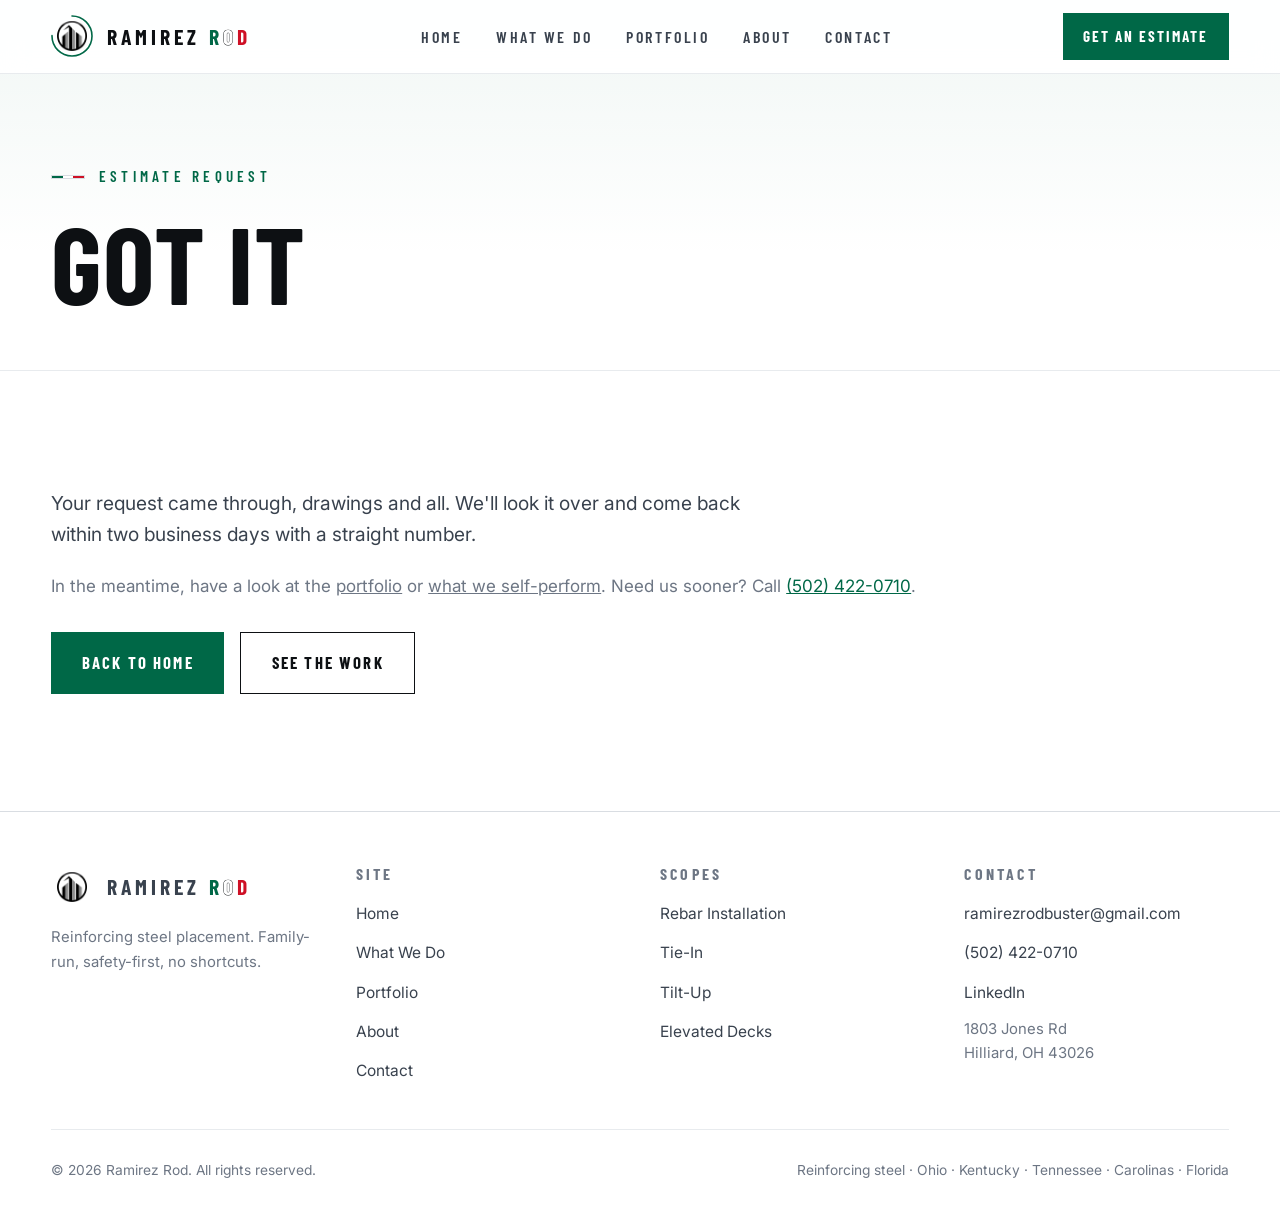
<file: thanks.html>
<!DOCTYPE html>
<html lang="en">
<head>
<meta charset="utf-8">
<meta name="viewport" content="width=device-width, initial-scale=1">
<title>Request received — Ramirez Rod</title>
<meta name="description" content="Your estimate request has been received. We answer within two business days.">
<meta name="robots" content="noindex">
<meta name="theme-color" content="#006847">
<link rel="icon" href="assets/img/favicon.png" type="image/png">
<link rel="preconnect" href="https://fonts.googleapis.com">
<link rel="preconnect" href="https://fonts.gstatic.com" crossorigin>
<link href="https://fonts.googleapis.com/css2?family=Barlow+Condensed:wght@500;600;700&family=Inter:wght@400;500;600&display=swap" rel="stylesheet">
<link rel="stylesheet" href="assets/css/main.css?v=8">
</head>
<body>

<header class="nav">
  <div class="nav__inner">
    <a class="brand" href="index.html" aria-label="Ramirez Rod — home">
      <span class="brand__mark">
        <svg class="brand__ring" viewBox="0 0 42 42" aria-hidden="true"><circle cx="21" cy="21" r="20"/></svg>
        <img src="assets/img/mark-dark.png" alt="">
      </span>
      <span class="brand__word"><span>R</span><span>A</span><span>M</span><span>I</span><span>R</span><span>E</span><span>Z</span><span>&nbsp;</span><span class="mx-g">R</span><span class="mx-w">O</span><span class="mx-r">D</span></span>
    </a>
    <nav>
      <ul class="nav__links">
        <li><a href="index.html">Home</a></li>
        <li><a href="services.html">What We Do</a></li>
        <li><a href="portfolio.html">Portfolio</a></li>
        <li><a href="about.html">About</a></li>
        <li><a href="contact.html">Contact</a></li>
      </ul>
    </nav>
    <a class="btn nav__cta" href="contact.html#estimate"><span>Get an Estimate</span></a>
    <button class="nav__burger" aria-label="Menu" aria-expanded="false"><i></i></button>
  </div>
</header>

<main>
<section class="page-head">
  <div class="shell page-head__inner">
    <p class="eyebrow">Estimate request</p>
    <h1>Got&nbsp;it</h1>
  </div>
</section>

<section class="section">
  <div class="shell">
    <p class="lede">
      Your request came through, drawings and all. We'll look it over and come
      back within two business days with a straight number.
    </p>
    <p class="muted">
      In the meantime, have a look at the <a href="portfolio.html">portfolio</a> or <a href="services.html">what we self-perform</a>. Need us sooner? Call <a href="tel:+15024220710" style="color:var(--green)">(502) 422-0710</a>.
    </p>
    <div class="cta__actions" style="justify-content:flex-start;margin-top:2rem">
      <a class="btn" href="index.html"><span>Back to Home</span></a>
      <a class="btn btn--ghost" href="portfolio.html"><span>See the Work</span></a>
    </div>
  </div>
</section>
</main>


<!-- sticky action bar, phones only -->
<div class="mobile-cta" role="region" aria-label="Quick contact">
  <a href="tel:+15024220710" data-track="call" data-loc="sticky">
    <svg viewBox="0 0 24 24" aria-hidden="true"><path d="M6.6 10.8a15.1 15.1 0 0 0 6.6 6.6l2.2-2.2c.3-.3.7-.4 1-.2 1.2.4 2.4.6 3.6.6.6 0 1 .4 1 1V20c0 .6-.4 1-1 1A17 17 0 0 1 3 4c0-.6.4-1 1-1h3.5c.6 0 1 .4 1 1 0 1.3.2 2.5.6 3.6.1.4 0 .8-.2 1l-2.3 2.2z"/></svg>
    Call
  </a>
  <a class="mobile-cta__primary" href="contact.html#estimate" data-track="cta_estimate" data-loc="sticky">
    Get an Estimate
  </a>
</div>

<footer class="footer">
  <div class="shell">
    <div class="footer__grid">
      <div>
        <a class="brand" href="index.html" style="margin-bottom:1.1rem">
          <span class="brand__mark"><img src="assets/img/mark-dark.png" alt=""></span>
          <span class="brand__word"><span>R</span><span>A</span><span>M</span><span>I</span><span>R</span><span>E</span><span>Z</span><span>&nbsp;</span><span class="mx-g">R</span><span class="mx-w">O</span><span class="mx-r">D</span></span>
        </a>
        <p class="muted" style="font-size:.93rem;max-width:34ch">Reinforcing steel placement. Family-run, safety-first, no shortcuts.</p>
      </div>
      <div>
        <h4>Site</h4>
        <ul>
          <li><a href="index.html">Home</a></li>
          <li><a href="services.html">What We Do</a></li>
          <li><a href="portfolio.html">Portfolio</a></li>
          <li><a href="about.html">About</a></li>
          <li><a href="contact.html">Contact</a></li>
        </ul>
      </div>
      <div>
        <h4>Scopes</h4>
        <ul>
          <li><a href="services.html#rebar">Rebar Installation</a></li>
          <li><a href="services.html#tiein">Tie-In</a></li>
          <li><a href="services.html#tiltup">Tilt-Up</a></li>
          <li><a href="services.html#decks">Elevated Decks</a></li>
        </ul>
      </div>
      <div>
        <h4>Contact</h4>
        <ul>
          <li><a href="mailto:ramirezrodbuster@gmail.com">ramirezrodbuster@gmail.com</a></li>
          <li><a href="tel:+15024220710">(502) 422-0710</a></li>
          <li><a href="https://www.linkedin.com/company/ramirez-rod-buster" target="_blank" rel="noopener">LinkedIn</a></li>
          <li class="muted" style="font-size:.93rem">1803 Jones Rd<br>Hilliard, OH 43026</li>
        </ul>
      </div>
    </div>
    <div class="footer__bottom">
      <span>© <span id="yr">2026</span> Ramirez Rod. All rights reserved.</span>
      <span>Reinforcing steel · Ohio · Kentucky · Tennessee · Carolinas · Florida</span>
    </div>
  </div>
</footer>

<script>document.getElementById('yr').textContent = new Date().getFullYear();</script>
<script src="assets/js/main.js?v=8"></script>
<script src="assets/js/analytics.js?v=8"></script>
</body>
</html>
</file>
<file: assets/css/main.css>
/* ==========================================================================
   Ramirez Rod — reinforcing steel
   Light system. White paper, steel greys, Mexican flag accents.
   Flag: green #006847 · white #ffffff · red #ce1126
   ========================================================================== */

:root{
  --paper:#ffffff;
  --paper-2:#f5f6f8;
  --paper-3:#eceef1;

  --line:#d9dde2;
  --line-soft:#e8ebee;

  --fg:#0d1013;
  --fg-dim:#39424e;
  --muted:#6d7684;

  /* flag */
  --green:#006847;
  --green-dk:#005137;
  --white:#ffffff;
  --red:#ce1126;
  --red-dk:#a60d1e;

  --accent:var(--green);

  --shell:min(1280px, 92vw);
  --nav-h:74px;

  --ease:cubic-bezier(.22,.61,.36,1);
  --ease-out:cubic-bezier(.16,1,.3,1);
}

*,*::before,*::after{box-sizing:border-box}

html{scroll-behavior:smooth;-webkit-text-size-adjust:100%}

body{
  margin:0;
  background:var(--paper);
  color:var(--fg);
  font-family:"Inter","Segoe UI",system-ui,-apple-system,sans-serif;
  font-size:17px;
  line-height:1.65;
  -webkit-font-smoothing:antialiased;
  overflow-x:hidden;
}

img{max-width:100%;display:block}
a{color:inherit}

h1,h2,h3,h4,.display{
  font-family:"Barlow Condensed","Oswald","Arial Narrow",system-ui,sans-serif;
  font-weight:700;
  line-height:.98;
  letter-spacing:.005em;
  margin:0;
  text-transform:uppercase;
}

h1{font-size:clamp(3rem,8.5vw,7.5rem)}
h2{font-size:clamp(2.2rem,5.2vw,4.4rem)}
h3{font-size:clamp(1.3rem,2.1vw,1.85rem)}

p{margin:0 0 1.1em}

.shell{width:var(--shell);margin-inline:auto}

/* flag stripe — reusable 3-band rule */
.flag{
  display:block;
  height:4px;
  width:56px;
  border:1px solid var(--line);
  background:linear-gradient(90deg,
    var(--green) 0 33.333%,
    var(--white) 33.333% 66.666%,
    var(--red) 66.666% 100%);
}

.eyebrow{
  font-family:"Barlow Condensed",sans-serif;
  font-weight:600;
  font-size:.95rem;
  letter-spacing:.28em;
  text-transform:uppercase;
  color:var(--green);
  display:flex;
  align-items:center;
  gap:.85rem;
  margin:0 0 1.25rem;
}
.eyebrow::before{
  content:"";
  flex:none;
  width:34px;height:4px;
  border:1px solid var(--line);
  background:linear-gradient(90deg,
    var(--green) 0 33.333%,
    var(--white) 33.333% 66.666%,
    var(--red) 66.666% 100%);
}

.lede{
  font-size:clamp(1.05rem,1.5vw,1.28rem);
  color:var(--fg-dim);
  max-width:62ch;
}

.muted{color:var(--muted)}

/* --------------------------------------------------------------- buttons */
.btn{
  --bg:var(--green);
  --fg-btn:#fff;
  display:inline-flex;
  align-items:center;
  gap:.7rem;
  padding:1rem 1.9rem;
  background:var(--bg);
  color:var(--fg-btn);
  font-family:"Barlow Condensed",sans-serif;
  font-weight:700;
  font-size:1.05rem;
  letter-spacing:.13em;
  text-transform:uppercase;
  text-decoration:none;
  border:0;
  cursor:pointer;
  position:relative;
  overflow:hidden;
  transition:transform .35s var(--ease), box-shadow .35s var(--ease);
}
.btn span{position:relative;z-index:1}
.btn::after{
  content:"";
  position:absolute;inset:0;
  background:var(--red);
  transform:translateY(101%);
  transition:transform .42s var(--ease-out);
}
.btn:hover{transform:translateY(-3px);box-shadow:0 14px 30px -16px rgba(0,0,0,.5)}
.btn:hover::after{transform:translateY(0)}

.btn--ghost{
  --bg:transparent;
  --fg-btn:var(--fg);
  border:1px solid var(--fg);
}
.btn--ghost::after{background:var(--fg)}
.btn--ghost:hover{color:#fff}

/* ------------------------------------------------------------------- nav */
.nav{
  position:fixed;inset:0 0 auto;
  height:var(--nav-h);
  z-index:80;
  display:flex;align-items:center;
  background:rgba(255,255,255,.92);
  backdrop-filter:blur(14px);
  border-bottom:1px solid var(--line-soft);
}
.nav.is-stuck{
  background:rgba(255,255,255,.97);
  border-bottom-color:var(--line);
  box-shadow:0 1px 16px -8px rgba(0,0,0,.3);
}
.nav__inner{
  width:var(--shell);margin-inline:auto;
  display:flex;align-items:center;justify-content:space-between;gap:2rem;
}

/* animated logo lockup */
.brand{display:flex;align-items:center;gap:.85rem;text-decoration:none}
.brand__mark{
  position:relative;
  width:42px;height:42px;
  flex:none;
  display:grid;place-items:center;
}
.brand__mark img{
  width:30px;height:30px;
  object-fit:contain;
  transition:transform .6s var(--ease-out);
}
.brand__ring{
  position:absolute;inset:0;
  width:100%;height:100%;
  transform:rotate(-90deg);
  overflow:visible;
}
.brand__ring circle{
  fill:none;
  stroke:var(--green);
  stroke-width:1.6;
  stroke-linecap:round;
  stroke-dasharray:126;
  stroke-dashoffset:126;
  animation:ring-draw 1.5s var(--ease-out) .25s forwards;
}
@keyframes ring-draw{to{stroke-dashoffset:32}}
.brand:hover .brand__mark img{transform:rotate(-8deg) scale(1.08)}
.brand:hover .brand__ring{animation:ring-spin 2.6s linear infinite}
@keyframes ring-spin{to{transform:rotate(270deg)}}

.brand__word{
  font-family:"Barlow Condensed",sans-serif;
  font-weight:700;
  font-size:1.35rem;
  letter-spacing:.19em;
  text-transform:uppercase;
  line-height:1;
  display:flex;
  overflow:hidden;
}
.brand__word span{
  display:inline-block;
  animation:letter-rise .7s var(--ease-out) backwards;
}

/* ROD — Mexican flag. The white letter carries a hairline so it reads on paper. */
.mx-g{color:var(--green)}
.mx-w{
  color:var(--white);
  -webkit-text-stroke:.75px var(--fg);
  paint-order:stroke fill;
}
.mx-r{color:var(--red)}

@keyframes letter-rise{
  from{transform:translateY(105%);opacity:0}
  to{transform:translateY(0);opacity:1}
}

.nav__links{display:flex;align-items:center;gap:2.1rem;list-style:none;margin:0;padding:0}
.nav__links a{
  font-family:"Barlow Condensed",sans-serif;
  font-weight:600;
  font-size:1rem;
  letter-spacing:.16em;
  text-transform:uppercase;
  text-decoration:none;
  color:var(--fg-dim);
  position:relative;
  padding-block:.35rem;
  transition:color .3s var(--ease);
}
.nav__links a::after{
  content:"";
  position:absolute;left:0;bottom:0;
  width:100%;height:2px;
  background:var(--green);
  transform:scaleX(0);
  transform-origin:right;
  transition:transform .4s var(--ease-out);
}
.nav__links a:hover,.nav__links a[aria-current="page"]{color:var(--fg)}
.nav__links a:hover::after,.nav__links a[aria-current="page"]::after{transform:scaleX(1);transform-origin:left}

.nav__cta{padding:.7rem 1.3rem;font-size:.95rem}

.nav__burger{
  display:none;
  width:44px;height:44px;
  background:none;border:1px solid var(--line);
  cursor:pointer;padding:0;place-items:center;
}
.nav__burger i{display:block;width:18px;height:2px;background:var(--fg);position:relative;transition:background .2s}
.nav__burger i::before,.nav__burger i::after{
  content:"";position:absolute;left:0;width:18px;height:2px;background:var(--fg);
  transition:transform .35s var(--ease-out);
}
.nav__burger i::before{top:-6px}
.nav__burger i::after{top:6px}
.nav.is-open .nav__burger i{background:transparent}
.nav.is-open .nav__burger i::before{transform:translateY(6px) rotate(45deg)}
.nav.is-open .nav__burger i::after{transform:translateY(-6px) rotate(-45deg)}

/* --------------------------------------------------------------- reveals */
[data-reveal]{
  opacity:0;
  transform:translateY(34px);
  transition:opacity .9s var(--ease-out), transform .9s var(--ease-out);
  transition-delay:var(--d,0ms);
}
[data-reveal].is-in{opacity:1;transform:none}

[data-reveal="mask"]{
  opacity:1;transform:none;
  clip-path:inset(0 0 100% 0);
  transition:clip-path 1.1s var(--ease-out);
  transition-delay:var(--d,0ms);
}
[data-reveal="mask"].is-in{clip-path:inset(0 0 0 0)}

@media (prefers-reduced-motion:reduce){
  html{scroll-behavior:auto}
  [data-reveal],[data-reveal="mask"]{opacity:1;transform:none;clip-path:none;transition:none}
  .brand__ring circle{animation:none;stroke-dashoffset:32}
  .brand__word span{animation:none}
}

/* ==================================================================== HERO
   Static full-viewport opener. The image sits behind a white wash so the
   type reads as paper, with a light parallax drift on scroll.            */
.hero{
  position:relative;
  min-height:100svh;
  display:flex;align-items:flex-end;
  padding-block:var(--nav-h) clamp(3.5rem,8vh,6rem);
  overflow:hidden;
  isolation:isolate;
}
.hero__bg{position:absolute;inset:-6% 0 0;z-index:-2;will-change:transform}
.hero__bg img{
  width:100%;height:112%;
  object-fit:cover;object-position:50% 45%;
}
.hero__scrim{
  position:absolute;inset:0;z-index:-1;pointer-events:none;
  background:
    linear-gradient(to right, rgba(255,255,255,.97) 0%, rgba(255,255,255,.88) 28%, rgba(255,255,255,.15) 64%, rgba(255,255,255,0) 100%),
    linear-gradient(to top, rgba(255,255,255,.96) 0%, rgba(255,255,255,.28) 30%, rgba(255,255,255,0) 60%);
}
.hero__content{position:relative;width:var(--shell);margin-inline:auto}
.hero h1{margin:0 0 1.5rem;max-width:14ch}
.hero h1 .line{display:block;overflow:hidden}
.hero h1 .line > span{display:block;animation:line-up 1.05s var(--ease-out) backwards}
@keyframes line-up{from{transform:translateY(102%)}to{transform:translateY(0)}}
.hero h1 em{font-style:normal;color:var(--green)}
.hero__meta{display:flex;flex-wrap:wrap;gap:1rem 2.6rem;align-items:center;margin-top:2.2rem}

.hero__scroll{
  position:absolute;z-index:2;
  left:max(4vw,2rem);
  bottom:clamp(1.4rem,3vh,2.2rem);
  display:flex;align-items:center;gap:.7rem;
  font-family:"Barlow Condensed",sans-serif;
  font-size:.82rem;letter-spacing:.24em;text-transform:uppercase;
  color:var(--muted);
}
.hero__scroll i{
  display:block;width:52px;height:2px;
  background:linear-gradient(90deg,var(--green),transparent);
  animation:scroll-pulse 2.2s var(--ease) infinite;
}
@keyframes scroll-pulse{
  0%{transform:scaleX(0);transform-origin:left}
  45%{transform:scaleX(1);transform-origin:left}
  55%{transform:scaleX(1);transform-origin:right}
  100%{transform:scaleX(0);transform-origin:right}
}

/* ------------------------------------------------------- section framing */
.section{padding-block:clamp(6rem,13vh,10rem);position:relative}
.section--tight{padding-block:clamp(4rem,8vh,6rem)}
.section--panel{background:var(--paper-2);border-block:1px solid var(--line-soft)}

.section__head{
  display:grid;
  grid-template-columns:minmax(0,1fr) minmax(0,.85fr);
  gap:clamp(1.5rem,4vw,4rem);
  align-items:end;
  margin-bottom:clamp(2.5rem,5vw,4.5rem);
}
.section__head h2{max-width:16ch}

/* ------------------------------------------------------------- stat band */
.stats{
  display:grid;
  grid-template-columns:repeat(auto-fit,minmax(190px,1fr));
  border-top:1px solid var(--line);
  border-left:1px solid var(--line);
}
.stat{
  padding:clamp(1.8rem,3.4vw,2.9rem);
  border-right:1px solid var(--line);
  border-bottom:1px solid var(--line);
  position:relative;overflow:hidden;
}
.stat::before{
  content:"";
  position:absolute;left:0;top:0;
  width:3px;height:100%;
  background:var(--green);
  transform:scaleY(0);transform-origin:bottom;
  transition:transform .7s var(--ease-out);
}
.stat:nth-child(2)::before{background:var(--red)}
.stat:nth-child(3)::before{background:var(--green)}
.stat.is-in::before{transform:scaleY(1);transform-origin:top}
.stat__n{
  font-family:"Barlow Condensed",sans-serif;
  font-weight:700;
  font-size:clamp(2.9rem,5.6vw,4.6rem);
  line-height:.9;
  font-variant-numeric:tabular-nums;
  display:flex;align-items:baseline;gap:.1em;
}
.stat__n small{font-size:.42em;color:var(--green)}
.stat__l{
  margin-top:.7rem;
  font-family:"Barlow Condensed",sans-serif;
  font-size:.92rem;letter-spacing:.2em;text-transform:uppercase;
  color:var(--muted);
}

/* -------------------------------------------------------------- services */
.svc{display:grid;gap:1px;background:var(--line);border:1px solid var(--line)}
.svc--3{grid-template-columns:repeat(auto-fit,minmax(280px,1fr))}
.svc__item{
  background:var(--paper);
  padding:clamp(1.8rem,3vw,2.8rem);
  position:relative;overflow:hidden;
  transition:background .5s var(--ease);
  min-height:300px;
  display:flex;flex-direction:column;
}
.svc__item:hover{background:var(--paper-2)}
.svc__num{
  font-family:"Barlow Condensed",sans-serif;
  font-size:.85rem;letter-spacing:.24em;
  color:var(--green);
  margin-bottom:auto;
}
.svc__item h3{margin:2.6rem 0 .9rem}
.svc__item p{color:var(--muted);margin:0;font-size:.98rem}
.svc__icon{
  position:absolute;right:-14px;bottom:-14px;
  width:130px;height:130px;
  opacity:.1;
  transition:opacity .5s var(--ease), transform .6s var(--ease-out);
  pointer-events:none;
}
.svc__item:hover .svc__icon{opacity:.22;transform:translate(-8px,-8px) rotate(-6deg)}

/* -------------------------------------------------------------- coverage */
.cover__grid{
  display:grid;
  grid-template-columns:repeat(auto-fit,minmax(215px,1fr));
  gap:1px;background:var(--line);
  border:1px solid var(--line);
}
.region{background:var(--paper);padding:clamp(1.5rem,2.6vw,2.2rem);position:relative;overflow:hidden}
.region__bar{height:4px;background:var(--line-soft);margin-bottom:1.3rem;overflow:hidden}
.region__bar i{
  display:block;height:100%;width:100%;
  background:linear-gradient(90deg,
    var(--green) 0 33.333%,
    #fff 33.333% 66.666%,
    var(--red) 66.666% 100%);
  border-block:1px solid var(--line);
  transform:scaleX(0);transform-origin:left;
  transition:transform 1.1s var(--ease-out) var(--d,0ms);
}
.region.is-in .region__bar i{transform:scaleX(1)}
.region h3{font-size:1.5rem;margin-bottom:.5rem}
.region p{margin:0;font-size:.93rem;color:var(--muted)}
.region__states{
  margin-top:1rem;
  font-family:"Barlow Condensed",sans-serif;
  font-size:.85rem;letter-spacing:.14em;text-transform:uppercase;
  color:var(--fg-dim);
}

/* ------------------------------------------------------------- portfolio */
.filters{display:flex;flex-wrap:wrap;gap:.6rem;margin-bottom:2.5rem}
.filters button{
  background:transparent;
  border:1px solid var(--line);
  color:var(--muted);
  font-family:"Barlow Condensed",sans-serif;
  font-size:.95rem;letter-spacing:.16em;text-transform:uppercase;
  padding:.6rem 1.25rem;
  cursor:pointer;
  transition:all .3s var(--ease);
}
.filters button:hover{color:var(--fg);border-color:var(--fg)}
.filters button[aria-pressed="true"]{background:var(--green);border-color:var(--green);color:#fff}

.grid{display:grid;grid-template-columns:repeat(auto-fill,minmax(300px,1fr));gap:1.25rem}
.card{
  position:relative;overflow:hidden;
  background:var(--paper-2);
  border:1px solid var(--line);
  aspect-ratio:4/5;
  transition:opacity .4s var(--ease), transform .5s var(--ease-out), box-shadow .4s var(--ease);
}
.card.is-hidden{display:none}
.card:hover{box-shadow:0 22px 44px -30px rgba(0,0,0,.55)}
.card img{
  width:100%;height:100%;object-fit:cover;
  filter:grayscale(.35);
  transition:transform .9s var(--ease-out), filter .6s var(--ease);
}
.card:hover img{transform:scale(1.06);filter:grayscale(0)}
.card__body{
  position:absolute;inset:auto 0 0;
  padding:1.4rem;
  background:linear-gradient(transparent,rgba(0,0,0,.86) 58%);
  color:#fff;
}
.card__tag{
  font-family:"Barlow Condensed",sans-serif;
  font-size:.78rem;letter-spacing:.2em;text-transform:uppercase;
  color:#7fdcb4;
}
.card__body h3{font-size:1.32rem;margin:.35rem 0 .3rem;color:#fff}
.card__body p{margin:0;font-size:.88rem;color:rgba(255,255,255,.82)}
.card--wide{grid-column:span 2;aspect-ratio:16/10}
@media (max-width:720px){.card--wide{grid-column:span 1;aspect-ratio:4/5}}

/* ------------------------------------------------------------------ page */
.page-head{
  padding-block:calc(var(--nav-h) + clamp(4rem,10vh,7rem)) clamp(3rem,6vh,5rem);
  position:relative;overflow:hidden;
  border-bottom:1px solid var(--line-soft);
}
.page-head::before{
  content:"";position:absolute;inset:0;
  background:linear-gradient(180deg,rgba(0,104,71,.06),transparent 70%);
  pointer-events:none;
}
.page-head__inner{position:relative}

.split{
  display:grid;
  grid-template-columns:repeat(auto-fit,minmax(320px,1fr));
  gap:clamp(2rem,5vw,4.5rem);
  align-items:start;
}

.figure{position:relative;overflow:hidden;border:1px solid var(--line)}
.figure img{width:100%}
.figure figcaption{
  padding:.85rem 1rem;
  background:var(--paper-2);
  font-size:.86rem;color:var(--muted);
  border-top:1px solid var(--line);
}

.rule-list{list-style:none;margin:0;padding:0}
.rule-list li{
  padding:1.15rem 0;
  border-bottom:1px solid var(--line-soft);
  display:flex;gap:1.1rem;align-items:flex-start;
}
.rule-list li::before{
  content:"";flex:none;
  width:9px;height:9px;margin-top:.55rem;
  background:var(--green);
  transform:rotate(45deg);
}
.rule-list li:nth-child(even)::before{background:var(--red)}
.rule-list strong{
  display:block;
  font-family:"Barlow Condensed",sans-serif;
  font-size:1.22rem;letter-spacing:.04em;text-transform:uppercase;
  margin-bottom:.15rem;
}
.rule-list span{color:var(--muted);font-size:.96rem}

/* ------------------------------------------------------------------ form */
.form{display:grid;gap:1.3rem}
.field{display:flex;flex-direction:column;gap:.55rem}
.field--row{display:grid;grid-template-columns:repeat(auto-fit,minmax(200px,1fr));gap:1.3rem}
.field label{
  font-family:"Barlow Condensed",sans-serif;
  font-size:.9rem;letter-spacing:.18em;text-transform:uppercase;
  color:var(--fg-dim);
}
.field label .req{color:var(--red)}
.field input,.field select,.field textarea{
  background:var(--paper);
  border:1px solid var(--line);
  color:var(--fg);
  font-family:inherit;font-size:1rem;
  padding:.95rem 1.05rem;
  width:100%;
  transition:border-color .3s var(--ease), box-shadow .3s var(--ease);
}
.field textarea{resize:vertical;min-height:150px}
.field input:focus,.field select:focus,.field textarea:focus{
  outline:none;border-color:var(--green);
  box-shadow:0 0 0 3px rgba(0,104,71,.14);
}
.field input::placeholder,.field textarea::placeholder{color:#9aa2ae}

.form__note{font-size:.88rem;color:var(--muted);margin:0}

.contact-card{background:var(--paper-2);border:1px solid var(--line);padding:clamp(1.6rem,3vw,2.4rem)}
.contact-card dl{margin:0;display:grid;gap:1.4rem}
.contact-card dt{
  font-family:"Barlow Condensed",sans-serif;
  font-size:.82rem;letter-spacing:.22em;text-transform:uppercase;
  color:var(--green);margin-bottom:.3rem;
}
.contact-card dd{margin:0;font-size:1.05rem}
.contact-card a{color:var(--fg);text-decoration:none;border-bottom:1px solid var(--line);transition:border-color .3s}
.contact-card a:hover{border-color:var(--green)}

/* ------------------------------------------------------------------- CTA */
.cta{
  position:relative;overflow:hidden;
  border-top:1px solid var(--line);
  background:var(--paper-2);
  text-align:center;
  padding-block:clamp(5rem,12vh,9rem);
}
.cta::before{
  content:"";position:absolute;left:0;right:0;top:0;height:4px;
  background:linear-gradient(90deg,
    var(--green) 0 33.333%,
    #fff 33.333% 66.666%,
    var(--red) 66.666% 100%);
}
.cta__inner{position:relative}
.cta h2{margin-bottom:1.2rem}
.cta .lede{margin-inline:auto;margin-bottom:2.4rem}
.cta__actions{display:flex;gap:1rem;justify-content:center;flex-wrap:wrap}

/* ---------------------------------------------------------------- footer */
.footer{border-top:1px solid var(--line);padding-block:clamp(3rem,6vh,4.5rem) 2rem;background:var(--paper)}
.footer__grid{
  display:grid;
  grid-template-columns:repeat(auto-fit,minmax(210px,1fr));
  gap:2.5rem;
  padding-bottom:2.8rem;
  border-bottom:1px solid var(--line-soft);
}
.footer h4{font-size:1rem;letter-spacing:.2em;color:var(--muted);margin-bottom:1.1rem}
.footer ul{list-style:none;margin:0;padding:0;display:grid;gap:.7rem}
.footer a{color:var(--fg-dim);text-decoration:none;font-size:.97rem;transition:color .3s var(--ease)}
.footer a:hover{color:var(--green)}
.footer__bottom{
  padding-top:1.8rem;
  display:flex;justify-content:space-between;gap:1rem;flex-wrap:wrap;
  font-size:.86rem;color:var(--muted);
}

/* --------------------------------------------------------------- lightbox */
.lb{
  position:fixed;inset:0;z-index:120;
  background:rgba(255,255,255,.97);
  display:grid;place-items:center;
  padding:clamp(1rem,4vw,3rem);
  opacity:0;visibility:hidden;
  transition:opacity .35s var(--ease), visibility .35s;
}
.lb.is-open{opacity:1;visibility:visible}
.lb img{max-width:100%;max-height:82svh;object-fit:contain;border:1px solid var(--line)}
.lb__cap{margin-top:1rem;text-align:center;color:var(--muted);font-size:.95rem}
.lb__close{
  position:absolute;top:1.5rem;right:1.5rem;
  width:46px;height:46px;
  background:none;border:1px solid var(--line);color:var(--fg);
  font-size:1.4rem;cursor:pointer;line-height:1;
}
.lb__close:hover{border-color:var(--red);color:var(--red)}

/* ------------------------------------------------------------ responsive */
@media (max-width:900px){
  .section__head{grid-template-columns:1fr}
  .nav__links{
    position:fixed;inset:var(--nav-h) 0 auto;
    flex-direction:column;align-items:flex-start;gap:0;
    background:#fff;
    border-bottom:1px solid var(--line);
    padding:1rem max(4vw,1.5rem) 2rem;
    transform:translateY(-12px);
    opacity:0;visibility:hidden;
    transition:all .35s var(--ease-out);
  }
  .nav.is-open .nav__links{transform:none;opacity:1;visibility:visible}
  .nav__links li{width:100%;border-bottom:1px solid var(--line-soft)}
  .nav__links a{display:block;padding:1rem 0;font-size:1.15rem}
  .nav__burger{display:grid}
  .nav__cta{display:none}
  .hero__scrim{
    background:linear-gradient(to top, rgba(255,255,255,.97) 0%, rgba(255,255,255,.92) 36%, rgba(255,255,255,.25) 64%, rgba(255,255,255,0) 100%);
  }
}

@media (max-width:560px){
  body{font-size:16px}
  .stats{grid-template-columns:1fr 1fr}
  .grid{grid-template-columns:1fr}
}

/* ============================================================ ADDITIONS
   Cover video, breadcrumbs, response promise, FAQ, map, sticky mobile CTA.
   ===================================================================== */

/* the hero now carries video rather than a still */
.hero__bg video,
.hero__bg img{
  width:100%;height:112%;
  object-fit:cover;object-position:50% 45%;
  display:block;
}

/* -------------------------------------------------------- breadcrumbs */
.crumbs{
  padding-top:calc(var(--nav-h) + 1.1rem);
  padding-bottom:.2rem;
  background:var(--paper);
}
.crumbs ol{
  list-style:none;margin:0;padding:0;
  display:flex;flex-wrap:wrap;align-items:center;gap:.55rem;
  font-family:"Barlow Condensed",sans-serif;
  font-size:.88rem;letter-spacing:.14em;text-transform:uppercase;
  color:var(--muted);
}
.crumbs li+li::before{content:"/";margin-right:.55rem;color:var(--line)}
.crumbs a{color:var(--muted);text-decoration:none;transition:color .25s var(--ease)}
.crumbs a:hover{color:var(--green)}
.crumbs [aria-current]{color:var(--fg)}
/* page heads already clear the fixed nav; don't double up under crumbs */
.crumbs + .page-head{padding-top:clamp(1.5rem,4vh,2.5rem)}

/* --------------------------------------------------- response promise */
.promise{
  display:flex;align-items:flex-start;gap:.7rem;
  margin:1.6rem 0 0;
  padding:.85rem 1.1rem;
  background:rgba(0,104,71,.07);
  border-left:3px solid var(--green);
  font-size:.97rem;color:var(--fg-dim);
  max-width:56ch;
}
.promise strong{color:var(--fg)}
.promise a{color:var(--green);font-weight:600}
.promise__dot{
  flex:none;width:9px;height:9px;margin-top:.5rem;border-radius:50%;
  background:var(--green);
  box-shadow:0 0 0 4px rgba(0,104,71,.16);
}
@media (prefers-reduced-motion:no-preference){
  .promise__dot{animation:pulse 2.6s var(--ease) infinite}
}
@keyframes pulse{
  0%,100%{box-shadow:0 0 0 4px rgba(0,104,71,.16)}
  50%{box-shadow:0 0 0 7px rgba(0,104,71,.05)}
}

/* ---------------------------------------------------------------- FAQ */
.faq{border-top:1px solid var(--line)}
.faq__item{border-bottom:1px solid var(--line);background:var(--paper)}
.faq__item summary{
  display:flex;align-items:center;justify-content:space-between;gap:1.5rem;
  padding:1.35rem 1.2rem 1.35rem 0;
  cursor:pointer;list-style:none;
  font-family:"Barlow Condensed",sans-serif;
  font-weight:600;font-size:clamp(1.1rem,1.7vw,1.4rem);
  letter-spacing:.02em;text-transform:uppercase;
  transition:color .25s var(--ease);
}
.faq__item summary::-webkit-details-marker{display:none}
.faq__item summary:hover{color:var(--green)}
.faq__item summary:focus-visible{outline:2px solid var(--green);outline-offset:3px}
.faq__item summary i{
  flex:none;position:relative;width:16px;height:16px;
}
.faq__item summary i::before,
.faq__item summary i::after{
  content:"";position:absolute;left:0;top:7px;
  width:16px;height:2px;background:var(--green);
  transition:transform .3s var(--ease-out);
}
.faq__item summary i::after{transform:rotate(90deg)}
.faq__item[open] summary i::after{transform:rotate(0)}
.faq__item[open] summary{color:var(--green)}
.faq__a{padding:0 3rem 1.5rem 0}
.faq__a p{margin:0;color:var(--muted);max-width:74ch}

/* ---------------------------------------------------------------- map */
.mapcard{margin-top:1.5rem;border:1px solid var(--line);overflow:hidden}
.mapcard iframe{filter:grayscale(.25)}
.mapcard__foot{
  display:flex;align-items:center;justify-content:space-between;gap:1rem;
  flex-wrap:wrap;
  padding:1rem 1.1rem;
  background:var(--paper-2);border-top:1px solid var(--line);
}
.mapcard__foot strong{
  display:block;
  font-family:"Barlow Condensed",sans-serif;
  font-size:.82rem;letter-spacing:.22em;text-transform:uppercase;
  color:var(--green);
}
.mapcard__foot span{font-size:.95rem}

/* --------------------------------------------- sticky CTA (phones only) */
.mobile-cta{display:none}
@media (max-width:760px){
  .mobile-cta{
    position:fixed;left:0;right:0;bottom:0;z-index:70;
    display:grid;grid-template-columns:auto 1fr;gap:1px;
    background:var(--line);
    border-top:1px solid var(--line);
    padding-bottom:env(safe-area-inset-bottom);
  }
  .mobile-cta a{
    display:flex;align-items:center;justify-content:center;gap:.5rem;
    padding:1rem 1.2rem;
    background:var(--paper);
    color:var(--fg);text-decoration:none;
    font-family:"Barlow Condensed",sans-serif;
    font-weight:700;font-size:1.02rem;
    letter-spacing:.13em;text-transform:uppercase;
  }
  .mobile-cta a svg{width:18px;height:18px;fill:var(--green)}
  .mobile-cta__primary{background:var(--green)!important;color:#fff!important}
  /* keep the footer clear of the bar */
  .footer{padding-bottom:calc(4.6rem + env(safe-area-inset-bottom))}
}
</file>
